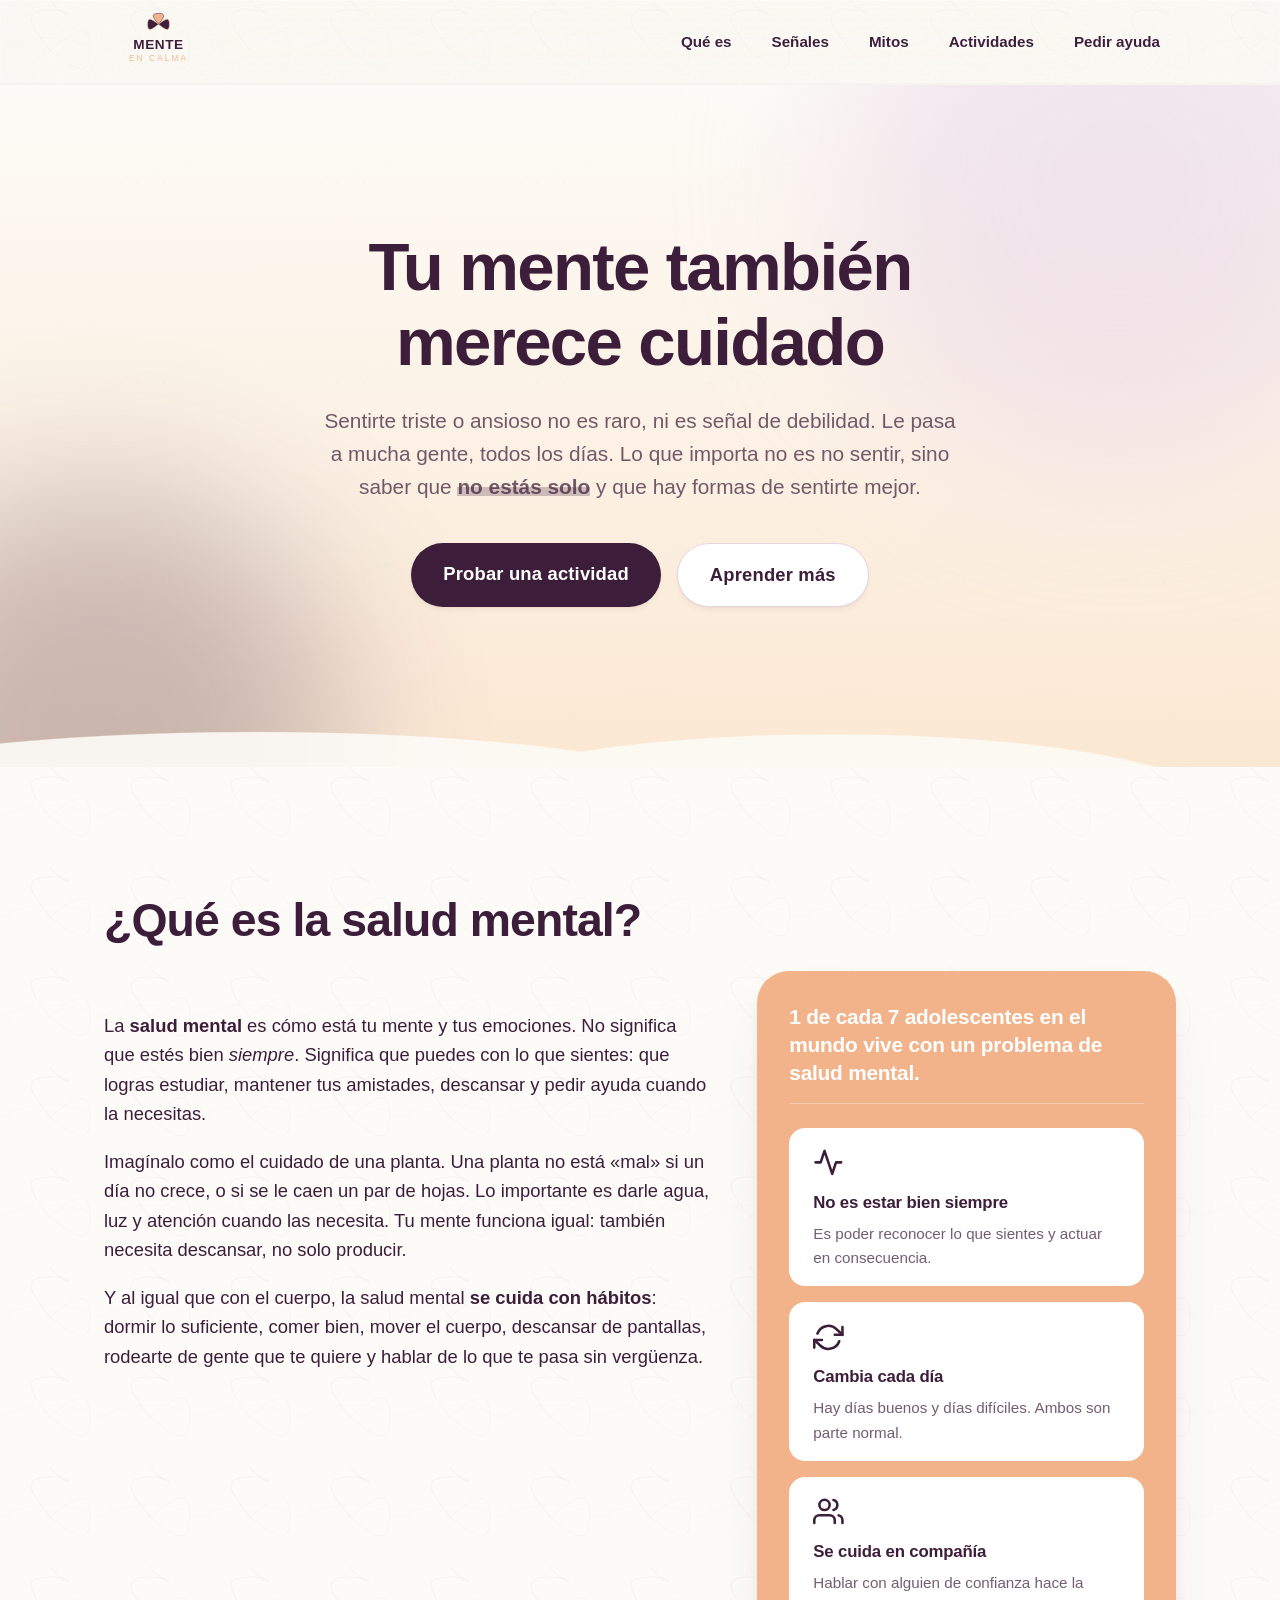
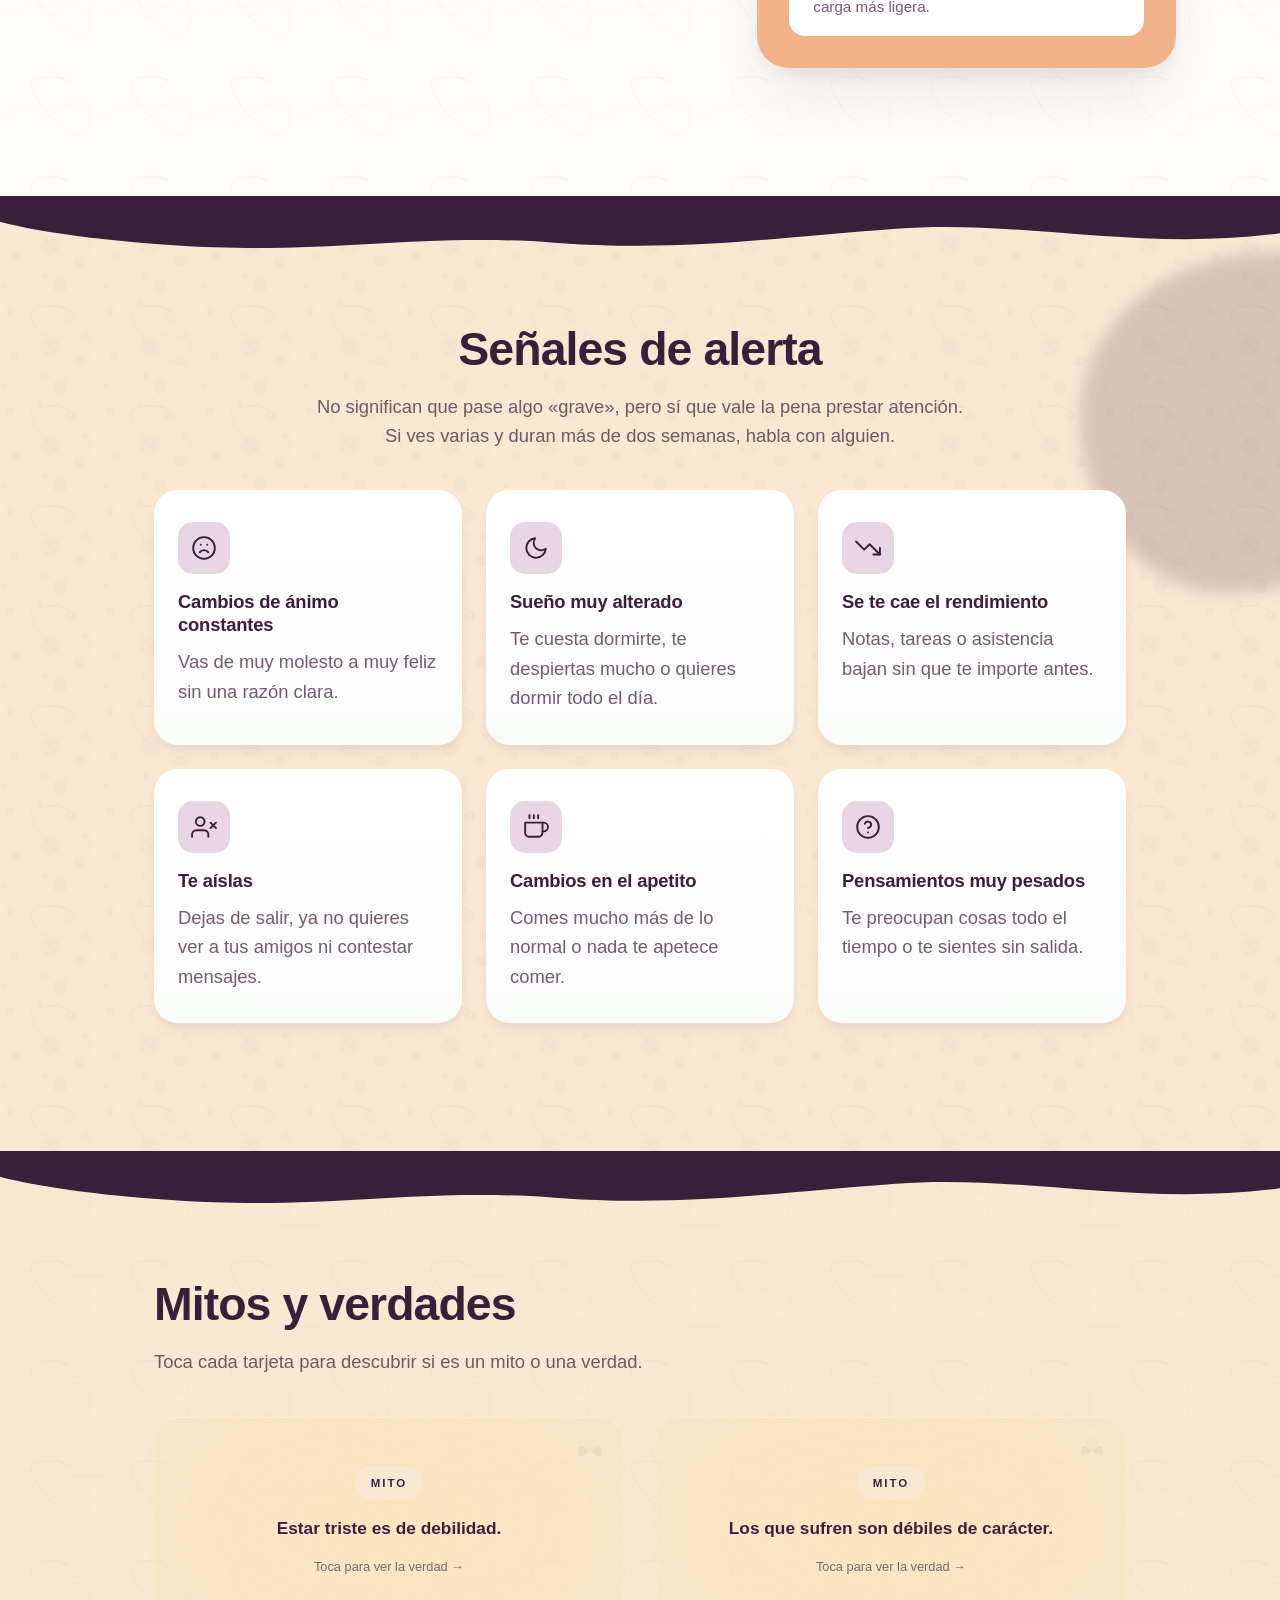
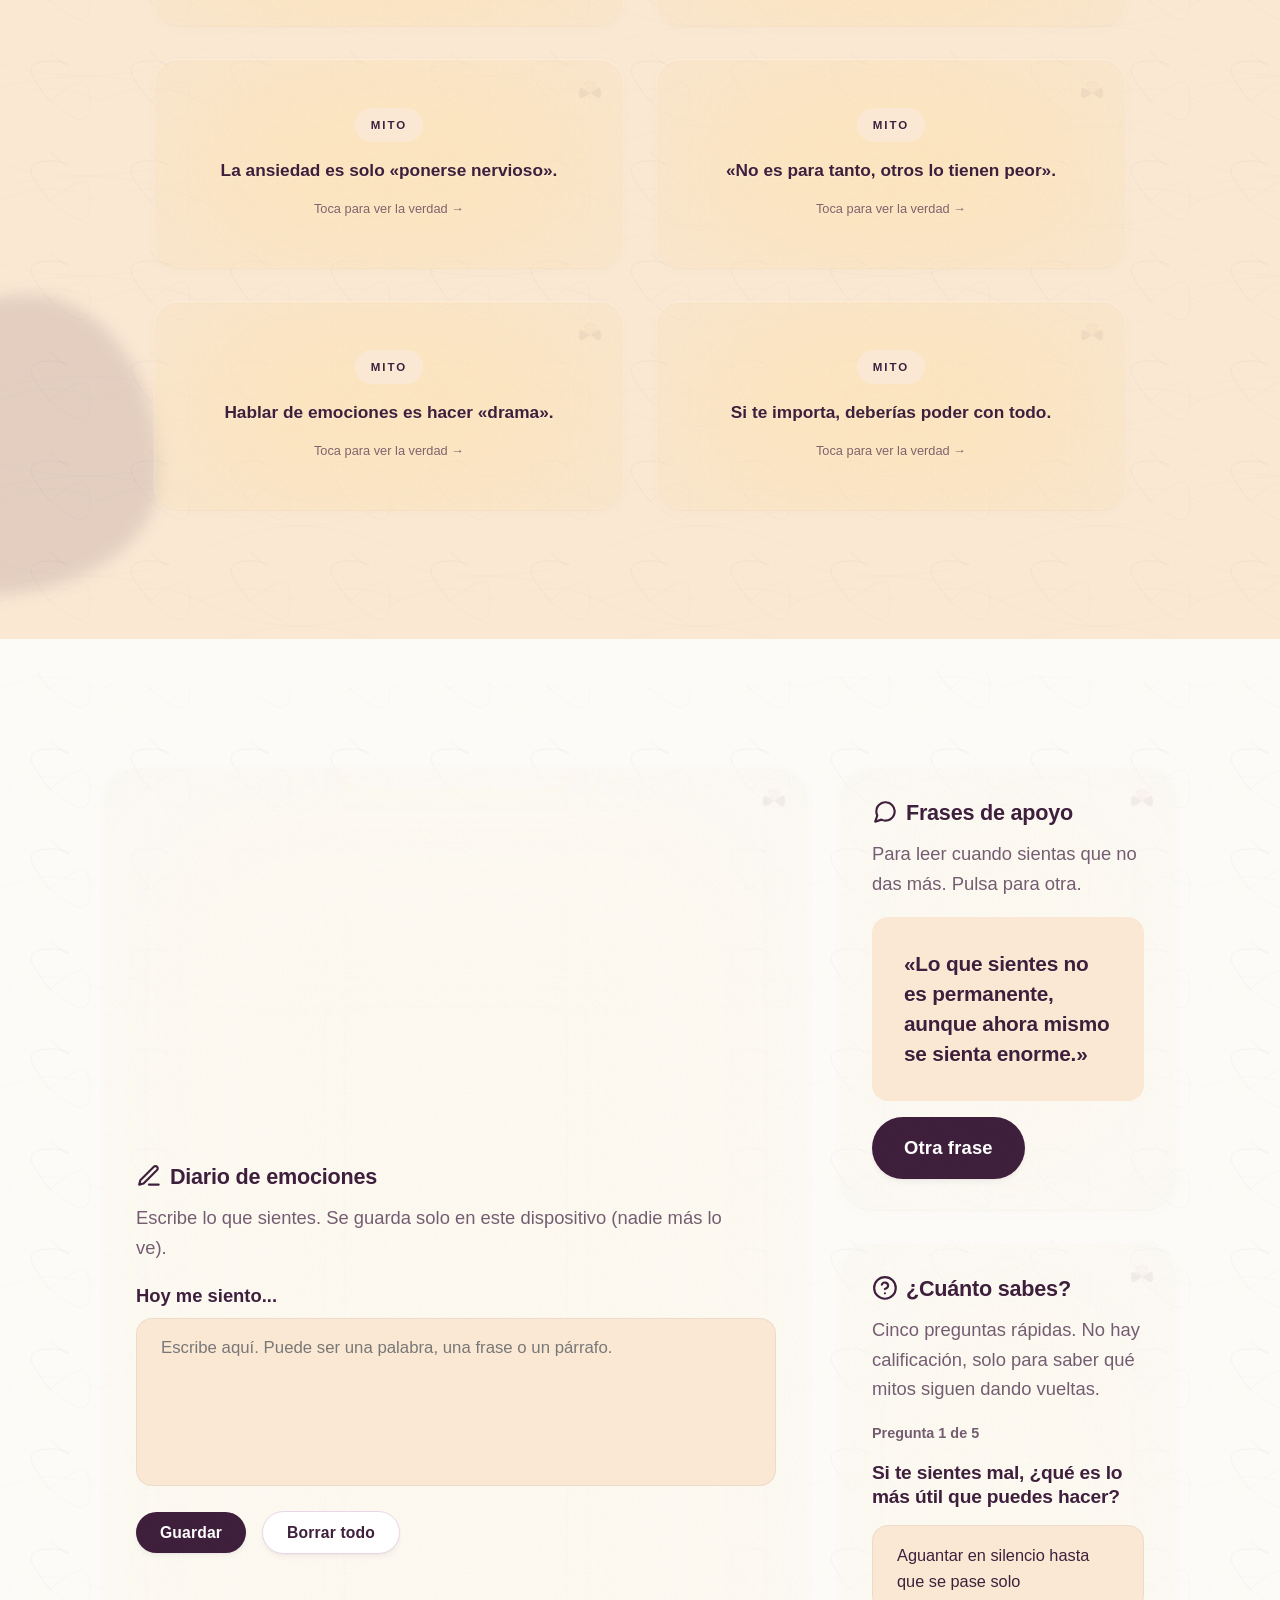
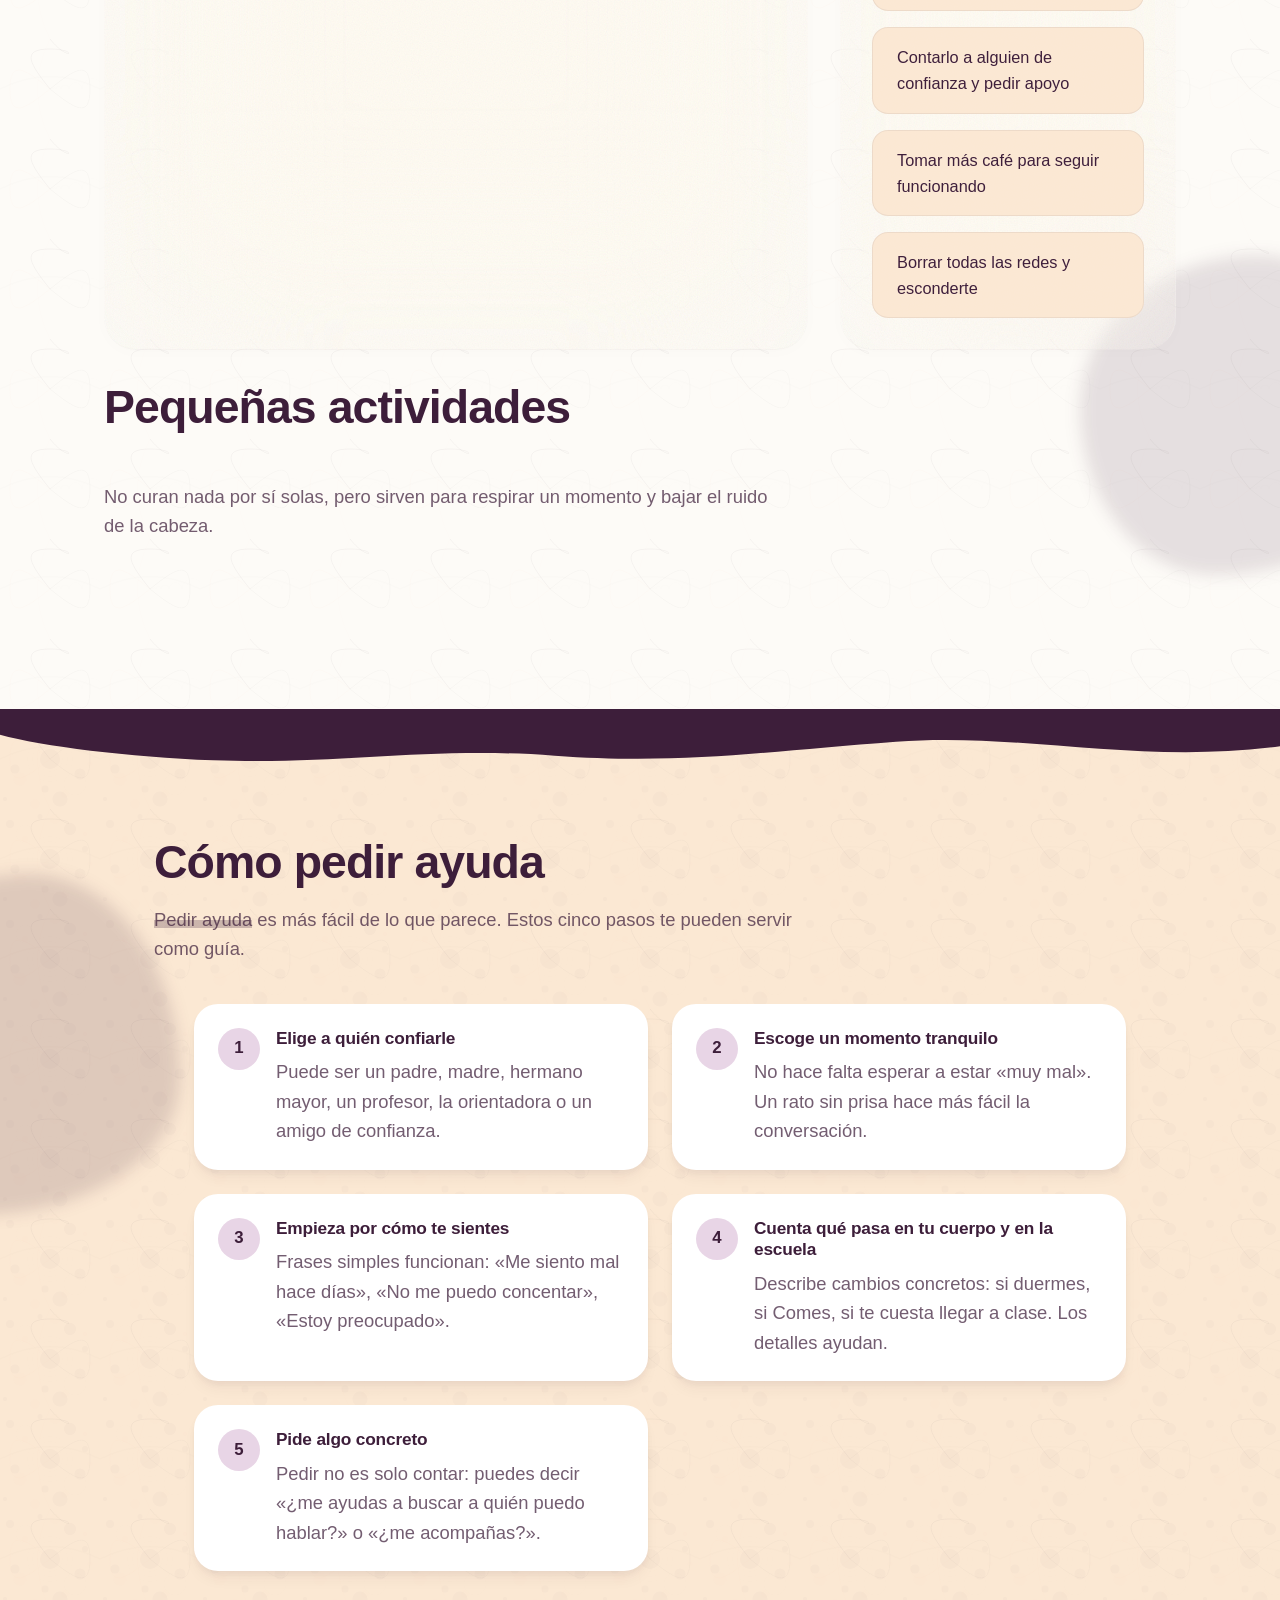
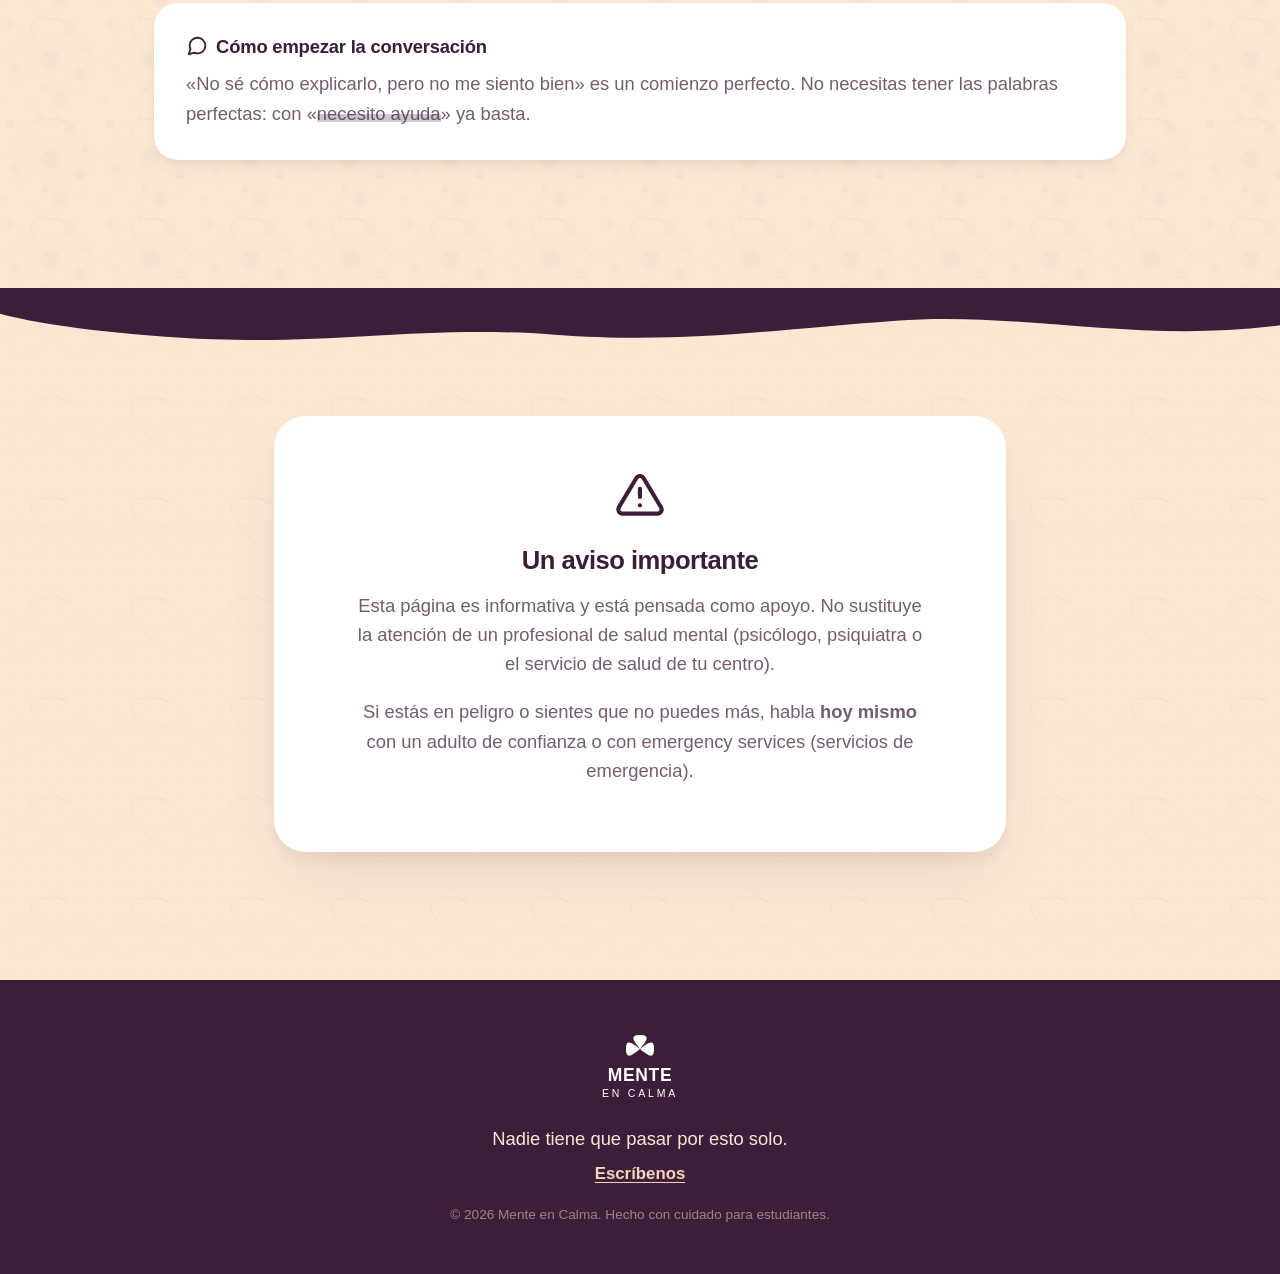
<file: index.html>
<!DOCTYPE html>
<html lang="es">
<head>
  <meta charset="UTF-8">
  <!-- Permite que la página se vea bien en celulares -->
  <meta name="viewport" content="width=device-width, initial-scale=1.0, viewport-fit=cover">
  <title>Mente en Calma — Salud mental para estudiantes</title>
  <meta name="description" content="Información clara y sin tecnicismos sobre salud mental para estudiantes de secundaria.">
  <meta name="theme-color" content="#3D1E3A">

  <!-- Favicon: isotipo (símbolo de la marca) -->
  <link rel="icon" type="image/svg+xml" href="./assets/marca/isotipo.svg">
  <link rel="alternate icon" href="./assets/favicon.svg">

  <!--
    PWA + integración nativa en móvil:
    - manifest: permite "instalar" la página como app con el fondo beige.
    - apple-touch-*: el icono PNG sirve para iOS.
  -->
  <link rel="manifest" href="./manifest.json">
  <link rel="apple-touch-icon" href="./assets/icon-192.png">
  <link rel="apple-touch-startup-image" href="./assets/marca/isotipo.svg">
  <meta name="mobile-web-app-capable" content="yes">
  <meta name="apple-mobile-web-app-capable" content="yes">
  <meta name="apple-mobile-web-app-title" content="MenteCalma">
  <meta name="apple-mobile-web-app-status-bar-style" content="default">

  <!-- Preload de logos principales para carga más rápida -->
  <link rel="preload" as="image" type="image/svg+xml" href="./assets/marca/imagotipo.svg">
  <link rel="preload" as="image" type="image/svg+xml" href="./assets/marca/isologo.svg">

  <!--
    Tipografía: fuentes del sistema (-apple-system / SF Pro / Segoe UI),
    estilo Apple. No se descarga ninguna fuente externa: carga instantánea.
  -->
  <link rel="stylesheet" href="css/estilos.css">

  <!-- Etiquetas Open Graph: cómo se ve el enlace al compartirlo -->
  <meta property="og:title" content="Mente en Calma">
  <meta property="og:description" content="Información clara sobre salud mental para estudiantes de secundaria">
  <meta property="og:type" content="website">
  <!-- Imagen 1200x630: generada aparte al publicar; la ruta ya queda lista -->
  <meta property="og:image" content="./assets/og-image.png">
  <meta property="og:image:width" content="1200">
  <meta property="og:image:height" content="630">
  <meta property="og:locale" content="es_NI">

  <!-- Twitter/X -->
  <meta name="twitter:card" content="summary">
</head>
<body>

  <!-- ==================== ENCABEZADO + MENÚ ==================== -->
  <header class="cabecera">
    <div class="cabecera__contenedor">

      <!-- Logo / nombre del sitio -->
      <a href="#inicio" class="marca">
        <img src="assets/marca/imagotipo.svg" alt="Mente en Calma" class="logo-imagen">
      </a>

      <!-- Botón hamburguesa: solo visible en móvil (lo controla el CSS) -->
      <button
        class="boton-menu"
        id="botonMenu"
        aria-label="Abrir menú de navegación"
        aria-expanded="false"
        aria-controls="menuNav">
        <span class="barra"></span>
        <span class="barra"></span>
        <span class="barra"></span>
      </button>

      <!-- Navegación por anclas a cada sección -->
      <nav class="menu" id="menuNav" aria-label="Navegación principal">
        <ul class="menu__lista">
          <li><a href="#que-es">Qué es</a></li>
          <li><a href="#senales">Señales</a></li>
          <li><a href="#mitos">Mitos</a></li>
          <li><a href="#actividades">Actividades</a></li>
          <li><a href="#ayuda">Pedir ayuda</a></li>
        </ul>
      </nav>

    </div>
  </header>

  <main>

    <!-- ==================== 1. HERO ==================== -->
    <section class="hero revelar" id="inicio">
      <div class="hero__contenedor">
        <h1 class="hero__titulo">Tu mente también merece cuidado</h1>
        <p class="hero__subtitulo">
          Sentirte triste o ansioso no es raro, ni es señal de debilidad.
          Le pasa a mucha gente, todos los días. Lo que importa no es no sentir,
          sino saber que <strong class="resaltado">no estás solo</strong> y que hay formas de
          sentirte mejor.
        </p>
        <div class="hero__botones">
          <a href="#actividades" class="boton boton--primario">Probar una actividad</a>
          <a href="#que-es" class="boton boton--secundario">Aprender más</a>
        </div>
      </div>
      <!-- Decoración: ondas suaves que evocan calma -->
      <div class="hero__ondas" aria-hidden="true"></div>
    </section>

    <!-- ==================== 2. QUÉ ES LA SALUD MENTAL ==================== -->
    <section class="seccion revelar" id="que-es">
      <div class="contenedor">
        <h2 class="seccion__titulo">¿Qué es la salud mental?</h2>

        <div class="bloque-texto">
          <p>
            La <strong>salud mental</strong> es cómo está tu mente y tus
            emociones. No significa que estés bien <em>siempre</em>. Significa
            que puedes con lo que sientes: que logras estudiar, mantener tus
            amistades, descansar y pedir ayuda cuando la necesitas.
          </p>
          <p>
            Imagínalo como el cuidado de una planta. Una planta no está
            «mal» si un día no crece, o si se le caen un par de hojas. Lo
            importante es darle agua, luz y atención cuando las necesita. Tu
            mente funciona igual: también necesita descansar, no solo producir.
          </p>
          <p>
            Y al igual que con el cuerpo, la salud mental <strong>se cuida con
            hábitos</strong>: dormir lo suficiente, comer bien, mover el cuerpo,
            descansar de pantallas, rodearte de gente que te quiere y hablar
            de lo que te pasa sin vergüenza.
          </p>
        </div>

        <!-- Tres ideas clave, en tarjetas cortas -->
        <div class="rejilla rejilla--3">
          <article class="tarjeta">
            <span class="tarjeta__emoji" aria-hidden="true">
              <!-- Icono reconocer (Feather "activity") -->
              <svg class="icono-titulo" viewBox="0 0 24 24"><polyline points="22 12 18 12 15 21 9 3 6 12 2 12"/></svg>
            </span>
            <h3>No es estar bien siempre</h3>
            <p>Es poder reconocer lo que sientes y actuar en consecuencia.</p>
          </article>
          <article class="tarjeta">
            <span class="tarjeta__emoji" aria-hidden="true">
              <!-- Icono: cambia cada día (Feather "refresh-cw") -->
              <svg class="icono-titulo" viewBox="0 0 24 24"><polyline points="23 4 23 10 17 10"/><polyline points="1 20 1 14 7 14"/><path d="M3.51 9a9 9 0 0 1 14.85-3.36L23 10M1 14l4.64 4.36A9 9 0 0 0 20.49 15"/></svg>
            </span>
            <h3>Cambia cada día</h3>
            <p>Hay días buenos y días difíciles. Ambos son parte normal.</p>
          </article>
          <article class="tarjeta">
            <span class="tarjeta__emoji" aria-hidden="true">
              <!-- Icono: compañía (Feather "users") -->
              <svg class="icono-titulo" viewBox="0 0 24 24"><path d="M17 21v-2a4 4 0 0 0-4-4H5a4 4 0 0 0-4 4v2"/><circle cx="9" cy="7" r="4"/><path d="M23 21v-2a4 4 0 0 0-3-3.87"/><path d="M16 3.13a4 4 0 0 1 0 7.75"/></svg>
            </span>
            <h3>Se cuida en compañía</h3>
            <p>Hablar con alguien de confianza hace la carga más ligera.</p>
          </article>
        </div>
      </div>
    </section>

    <!-- ==================== 3. SEÑALES DE ALERTA ==================== -->
    <section class="seccion seccion--beige revelar" id="senales">
      <div class="contenedor">
        <h2 class="seccion__titulo">Señales de alerta</h2>
        <p class="seccion__intro">
          No significan que pase algo «grave», pero sí que vale la pena
          prestar atención. Si ves varias y duran más de dos semanas,
          habla con alguien.
        </p>

        <div class="rejilla rejilla--2">
          <article class="tarjeta tarjeta--alerta revelar">
            <span class="tarjeta__icono" aria-hidden="true">
              <!-- Icono: cambios de ánimo (Feather "frown") -->
              <svg xmlns="http://www.w3.org/2000/svg" viewBox="0 0 24 24" fill="none" stroke="currentColor" stroke-width="1.75" stroke-linecap="round" stroke-linejoin="round"><circle cx="12" cy="12" r="10"/><path d="M16 16s-1.5-2-4-2-4 2-4 2"/><line x1="9" y1="9" x2="9.01" y2="9"/><line x1="15" y1="9" x2="15.01" y2="9"/></svg>
            </span>
            <h3>Cambios de ánimo constantes</h3>
            <p>Vas de muy molesto a muy feliz sin una razón clara.</p>
          </article>

          <article class="tarjeta tarjeta--alerta revelar">
            <span class="tarjeta__icono" aria-hidden="true">
              <!-- Icono: sueño alterado (Feather "moon") -->
              <svg xmlns="http://www.w3.org/2000/svg" viewBox="0 0 24 24" fill="none" stroke="currentColor" stroke-width="1.75" stroke-linecap="round" stroke-linejoin="round"><path d="M21 12.79A9 9 0 1 1 11.21 3 7 7 0 0 0 21 12.79z"/></svg>
            </span>
            <h3>Sueño muy alterado</h3>
            <p>Te cuesta dormirte, te despiertas mucho o quieres dormir todo el día.</p>
          </article>

          <article class="tarjeta tarjeta--alerta revelar">
            <span class="tarjeta__icono" aria-hidden="true">
              <!-- Icono: rendimiento a la baja (Feather "trending-down") -->
              <svg xmlns="http://www.w3.org/2000/svg" viewBox="0 0 24 24" fill="none" stroke="currentColor" stroke-width="1.75" stroke-linecap="round" stroke-linejoin="round"><polyline points="23 18 13.5 8.5 8.5 13.5 1 6"/><polyline points="17 18 23 18 23 12"/></svg>
            </span>
            <h3>Se te cae el rendimiento</h3>
            <p>Notas, tareas o asistencia bajan sin que te importe antes.</p>
          </article>

          <article class="tarjeta tarjeta--alerta revelar">
            <span class="tarjeta__icono" aria-hidden="true">
              <!-- Icono: aislamiento (Feather "user-x") -->
              <svg xmlns="http://www.w3.org/2000/svg" viewBox="0 0 24 24" fill="none" stroke="currentColor" stroke-width="1.75" stroke-linecap="round" stroke-linejoin="round"><path d="M16 21v-2a4 4 0 0 0-4-4H5a4 4 0 0 0-4 4v2"/><circle cx="8.5" cy="7" r="4"/><line x1="18" y1="8" x2="23" y2="13"/><line x1="23" y1="8" x2="18" y2="13"/></svg>
            </span>
            <h3>Te aíslas</h3>
            <p>Dejas de salir, ya no quieres ver a tus amigos ni contestar mensajes.</p>
          </article>

          <article class="tarjeta tarjeta--alerta revelar">
            <span class="tarjeta__icono" aria-hidden="true">
              <!-- Icono: cambios en el apetito (Feather "coffee") -->
              <svg xmlns="http://www.w3.org/2000/svg" viewBox="0 0 24 24" fill="none" stroke="currentColor" stroke-width="1.75" stroke-linecap="round" stroke-linejoin="round"><path d="M18 8h1a4 4 0 0 1 0 8h-1"/><path d="M2 8h16v9a4 4 0 0 1-4 4H6a4 4 0 0 1-4-4V8z"/><line x1="6" y1="1" x2="6" y2="4"/><line x1="10" y1="1" x2="10" y2="4"/><line x1="14" y1="1" x2="14" y2="4"/></svg>
            </span>
            <h3>Cambios en el apetito</h3>
            <p>Comes mucho más de lo normal o nada te apetece comer.</p>
          </article>

          <article class="tarjeta tarjeta--alerta revelar">
            <span class="tarjeta__icono" aria-hidden="true">
              <!-- Icono: pensamientos pesados (Feather "help-circle") -->
              <svg xmlns="http://www.w3.org/2000/svg" viewBox="0 0 24 24" fill="none" stroke="currentColor" stroke-width="1.75" stroke-linecap="round" stroke-linejoin="round"><circle cx="12" cy="12" r="10"/><path d="M9.09 9a3 3 0 0 1 5.83 1c0 2-3 3-3 3"/><line x1="12" y1="17" x2="12.01" y2="17"/></svg>
            </span>
            <h3>Pensamientos muy pesados</h3>
            <p>Te preocupan cosas todo el tiempo o te sientes sin salida.</p>
          </article>
        </div>
      </div>
    </section>

    <!-- ==================== 4. MITOS Y VERDADES ==================== -->
    <section class="seccion revelar" id="mitos">
      <div class="contenedor">
        <h2 class="seccion__titulo">Mitos y verdades</h2>
        <p class="seccion__intro">
          Toca cada tarjeta para descubrir si es un mito o una verdad.
        </p>

        <div class="rejilla rejilla--3" id="contenedorMitos">
          <!--
            Cada tarjeta tiene dos caras: la frontal (el mito) y la trasera
            (la realidad). El giro se hace con rotateY en CSS; el clic y la
            tecla Enter/ Espacio los gestiona menu.js.
          -->
          <div class="volteable revelar" tabindex="0" role="button" aria-label="Mito: estar triste es debilidad">
            <div class="volteable__interior">
              <div class="volteable__cara volteable__cara--frente">
                <span class="volteable__etiqueta">MITO</span>
                <p>Estar triste es de debilidad.</p>
                <span class="volteable__pista">Toca para ver la verdad →</span>
              </div>
              <div class="volteable__cara volteable__cara--atras">
                <span class="volteable__etiqueta">VERDAD</span>
                <p>Sentir emociones, incluso la tristeza, es humano. Lo peligroso es esconderlas.</p>
                <span class="volteable__pista">← Toca para volver</span>
              </div>
            </div>
          </div>

          <div class="volteable revelar" tabindex="0" role="button" aria-label="Mito: los que sufren son débiles de carácter">
            <div class="volteable__interior">
              <div class="volteable__cara volteable__cara--frente">
                <span class="volteable__etiqueta">MITO</span>
                <p>Los que sufren son débiles de carácter.</p>
                <span class="volteable__pista">Toca para ver la verdad →</span>
              </div>
              <div class="volteable__cara volteable__cara--atras">
                <span class="volteable__etiqueta">VERDAD</span>
                <p>Pedir ayuda es lo más valiente que puedes hacer. No te vuelve débil, te vuelve consciente.</p>
                <span class="volteable__pista">← Toca para volver</span>
              </div>
            </div>
          </div>

          <div class="volteable revelar" tabindex="0" role="button" aria-label="Mito: la ansiedad es solo imaginação">
            <div class="volteable__interior">
              <div class="volteable__cara volteable__cara--frente">
                <span class="volteable__etiqueta">MITO</span>
                <p>La ansiedad es solo «ponerse nervioso».</p>
                <span class="volteable__pista">Toca para ver la verdad →</span>
              </div>
              <div class="volteable__cara volteable__cara--atras">
                <span class="volteable__etiqueta">VERDAD</span>
                <p>Es una sensación real en el cuerpo. Merece atención, no burla.</p>
                <span class="volteable__pista">← Toca para volver</span>
              </div>
            </div>
          </div>

          <div class="volteable revelar" tabindex="0" role="button" aria-label="Mito: no hay que|Verdura con azúcar">
            <div class="volteable__interior">
              <div class="volteable__cara volteable__cara--frente">
                <span class="volteable__etiqueta">MITO</span>
                <p>«No es para tanto, otros lo tienen peor».</p>
                <span class="volteable__pista">Toca para ver la verdad →</span>
              </div>
              <div class="volteable__cara volteable__cara--atras">
                <span class="volteable__etiqueta">VERDAD</span>
                <p>Que tu malaise no sea el peor no lo hace menos válido. Tu dolor también cuenta.</p>
                <span class="volteable__pista">← Toca para volver</span>
              </div>
            </div>
          </div>

          <div class="volteable revelar" tabindex="0" role="button" aria-label="Mito: hablar de emociones es drama">
            <div class="volteable__interior">
              <div class="volteable__cara volteable__cara--frente">
                <span class="volteable__etiqueta">MITO</span>
                <p>Hablar de emociones es hacer «drama».</p>
                <span class="volteable__pista">Toca para ver la verdad →</span>
              </div>
              <div class="volteable__cara volteable__cara--atras">
                <span class="volteable__etiqueta">VERDAD</span>
                <p>Poner en palabras lo que sientes ayuda a la mente a ordenarse.</p>
                <span class="volteable__pista">← Toca para volver</span>
              </div>
            </div>
          </div>

          <div class="volteable revelar" tabindex="0" role="button" aria-label="Mito: si te importa, deberías poder con todo">
            <div class="volteable__interior">
              <div class="volteable__cara volteable__cara--frente">
                <span class="volteable__etiqueta">MITO</span>
                <p>Si te importa, deberías poder con todo.</p>
                <span class="volteable__pista">Toca para ver la verdad →</span>
              </div>
              <div class="volteable__cara volteable__cara--atras">
                <span class="volteable__etiqueta">VERDAD</span>
                <p>Cuidarte también es una forma de querer a los proyectos y a las personas que te importan.</p>
                <span class="volteable__pista">← Toca para volver</span>
              </div>
            </div>
          </div>
        </div>
      </div>
    </section>

    <!-- ==================== 5. ACTIVIDADES ==================== -->
    <section class="seccion seccion--menta revelar" id="actividades">
      <div class="contenedor">
        <h2 class="seccion__titulo">Pequeñas actividades</h2>
        <p class="seccion__intro">
          No curan nada por sí solas, pero sirven para respirar un momento
          y bajar el ruido de la cabeza.
        </p>

        <!-- --- 5.1 Diario de emociones --- -->
        <article class="actividad revelar">
          <h3 class="actividad__titulo">
            <svg class="icono-titulo" aria-hidden="true" viewBox="0 0 24 24">
              <!-- Icono: escribir (Feather "edit-3") -->
              <path d="M12 20h9"/><path d="M16.5 3.5a2.121 2.121 0 0 1 3 3L7 19l-4 1 1-4L16.5 3.5z"/>
            </svg>Diario de emociones
          </h3>
          <p class="actividad__desc">
            Escribe lo que sientes. Se guarda solo en este dispositivo
            (nadie más lo ve).
          </p>

          <div class="diario">
            <label class="diario__etiqueta" for="areaDiario">Hoy me siento...</label>
            <textarea
              id="areaDiario"
              class="diario__area"
              placeholder="Escribe aquí. Puede ser una palabra, una frase o un párrafo."
              rows="5"></textarea>

            <div class="diario__acciones">
              <button class="boton boton--primario" id="botonGuardar">Guardar</button>
              <button class="boton boton--secundario" id="botonBorrar">Borrar todo</button>
              <span class="diario__estado" id="estadoDiario" role="status"></span>
            </div>
          </div>
        </article>

        <!-- --- 5.3 Frases de apoyo --- -->
        <article class="actividad revelar">
          <h3 class="actividad__titulo">
            <svg class="icono-titulo" aria-hidden="true" viewBox="0 0 24 24">
              <!-- Icono: apoyo con palabras (Feather "message-circle") -->
              <path d="M21 11.5a8.38 8.38 0 0 1-.9 3.8 8.5 8.5 0 0 1-7.6 4.7 8.38 8.38 0 0 1-3.8-.9L3 21l1.9-5.7a8.38 8.38 0 0 1-.9-3.8 8.5 8.5 0 0 1 4.7-7.6 8.38 8.38 0 0 1 3.8-.9h.5a8.48 8.48 0 0 1 8 8v.5z"/>
            </svg>Frases de apoyo
          </h3>
          <p class="actividad__desc">
            Para leer cuando sientas que no das más. Pulsa para otra.
          </p>

          <div class="frases">
            <blockquote class="frases__texto" id="textoFrase">
              Cargando frase...
            </blockquote>
            <button class="boton boton--primario" id="botonFrase">Otra frase</button>
          </div>
        </article>

        <!-- --- 5.4 Quiz --- -->
        <article class="actividad revelar">
          <h3 class="actividad__titulo">
            <svg class="icono-titulo" aria-hidden="true" viewBox="0 0 24 24">
              <!-- Icono: dudas (Feather "help-circle") -->
              <circle cx="12" cy="12" r="10"/><path d="M9.09 9a3 3 0 0 1 5.83 1c0 2-3 3-3 3"/><line x1="12" y1="17" x2="12.01" y2="17"/>
            </svg>¿Cuánto sabes?
          </h3>
          <p class="actividad__desc">
            Cinco preguntas rápidas. No hay calificación, solo para saber
            qué mitos siguen dando vueltas.
          </p>

          <!-- Contenedor del quiz: JavaScript dibuja aquí las preguntas -->
          <div class="quiz" id="quiz">
            <div class="quiz__barra">
              <span id="quizProgreso">Pregunta 1 de 5</span>
            </div>

            <div id="quizCuerpo">
              <!-- El contenido lo inyecta quiz.js -->
            </div>

            <!-- Resultado final, oculto hasta terminar -->
            <div class="quiz__resultado" id="quizResultado" hidden>
              <p class="quiz__puntaje" id="quizPuntaje"></p>
              <p class="quiz__mensaje" id="quizMensaje"></p>
              <button class="boton boton--primario" id="botonReiniciar">Volver a empezar</button>
            </div>
          </div>
        </article>
      </div>
    </section>

    <!-- ==================== 6. CÓMO PEDIR AYUDA ==================== -->
    <section class="seccion seccion--beige revelar" id="ayuda">
      <div class="contenedor">
        <h2 class="seccion__titulo">Cómo pedir ayuda</h2>
        <p class="seccion__intro">
          <span class="resaltado">Pedir ayuda</span> es más fácil de lo que parece. Estos cinco pasos te
          pueden servir como guía.
        </p>

        <ol class="pasos">
          <li class="paso revelar">
            <span class="paso__numero" aria-hidden="true">1</span>
            <div>
              <h3>Elige a quién confiarle</h3>
              <p>Puede ser un padre, madre, hermano mayor, un profesor, la orientadora o un amigo de confianza.</p>
            </div>
          </li>

          <li class="paso revelar">
            <span class="paso__numero" aria-hidden="true">2</span>
            <div>
              <h3>Escoge un momento tranquilo</h3>
              <p>No hace falta esperar a estar «muy mal». Un rato sin prisa hace más fácil la conversación.</p>
            </div>
          </li>

          <li class="paso revelar">
            <span class="paso__numero" aria-hidden="true">3</span>
            <div>
              <h3>Empieza por cómo te sientes</h3>
              <p>Frases simples funcionan: «Me siento mal hace días», «No me puedo concentar», «Estoy preocupado».</p>
            </div>
          </li>

          <li class="paso revelar">
            <span class="paso__numero" aria-hidden="true">4</span>
            <div>
              <h3>Cuenta qué pasa en tu cuerpo y en la escuela</h3>
              <p>Describe cambios concretos: si duermes, si Comes, si te cuesta llegar a clase. Los detalles ayudan.</p>
            </div>
          </li>

          <li class="paso revelar">
            <span class="paso__numero" aria-hidden="true">5</span>
            <div>
              <h3>Pide algo concreto</h3>
              <p>Pedir no es solo contar: puedes decir «¿me ayudas a buscar a quién puedo hablar?» o «¿me acompañas?».</p>
            </div>
          </li>
        </ol>

        <div class="consejo">
          <h3>
            <svg class="icono-titulo" aria-hidden="true" viewBox="0 0 24 24">
              <!-- Icono: conversación (Feather "message-circle") -->
              <path d="M21 11.5a8.38 8.38 0 0 1-.9 3.8 8.5 8.5 0 0 1-7.6 4.7 8.38 8.38 0 0 1-3.8-.9L3 21l1.9-5.7a8.38 8.38 0 0 1-.9-3.8 8.5 8.5 0 0 1 4.7-7.6 8.38 8.38 0 0 1 3.8-.9h.5a8.48 8.48 0 0 1 8 8v.5z"/>
            </svg>Cómo empezar la conversación
          </h3>
          <p>
            «No sé cómo explicarlo, pero no me siento bien» es un comienzo
            perfecto. No necesitas tener las palabras perfectas: con
            «<span class="resaltado">necesito ayuda</span>» ya basta.
          </p>
        </div>
      </div>
    </section>

    <!-- ==================== 7. AVISO FINAL ==================== -->
    <section class="seccion seccion--aviso revelar" id="aviso">
      <div class="contenedor contenedor--corto">
        <div class="aviso">
          <span class="aviso__icono" aria-hidden="true">
            <!-- Icono: aviso (Feather "alert-triangle"; hereda el color del texto) -->
            <svg class="icono-titulo" viewBox="0 0 24 24"><path d="M10.29 3.86L1.82 18a2 2 0 0 0 1.71 3h16.94a2 2 0 0 0 1.71-3L13.71 3.86a2 2 0 0 0-3.42 0z"/><line x1="12" y1="9" x2="12" y2="13"/><line x1="12" y1="17" x2="12.01" y2="17"/></svg>
          </span>
          <h2 class="aviso__titulo">Un aviso importante</h2>
          <p>
            Esta página es informativa y está pensada como apoyo. No
            sustituye la atención de un profesional de salud mental
            (psicólogo, psiquiatra o el servicio de salud de tu centro).
          </p>
          <p>
            Si estás en peligro o sientes que no puedes más, habla
            <strong>hoy mismo</strong> con un adulto de confianza o con
            emergency services (servicios de emergencia).
          </p>
        </div>
      </div>
    </section>

  </main>

  <!-- ==================== 8. FOOTER ==================== -->
  <footer class="pie">
    <div class="contenedor">
      <!-- Nombre del proyecto -->
      <p class="pie__marca">
        <img src="assets/marca/isologo.svg" alt="Mente en Calma" class="logo-imagen">
      </p>

      <!-- Frase corta -->
      <p class="pie__texto">Nadie tiene que pasar por esto solo.</p>

      <!-- Enlace de correo -->
      <p class="pie__contacto">
        <a href="mailto:reynaldoaleman082@gmail.com">Escríbenos</a>
      </p>

      <!-- Copyright -->
      <p class="pie__legal">
        © 2026 Mente en Calma. Hecho con cuidado para estudiantes.
      </p>
    </div>
  </footer>

  <!-- ==================== BOTÓN VOLVER ARRIBA ==================== -->
  <!-- Aparece solo cuando el usuario baja por la página (lo controla scroll.js) -->
  <button id="volverArriba" aria-label="Volver arriba">↑</button>

  <!-- ==================== SCRIPTS ==================== -->
  <!-- Cada archivo maneja una actividad concreta -->
  <script src="./js/menu.js"></script>
  <script src="./js/diario.js"></script>
  <script src="./js/frases.js"></script>
  <script src="./js/quiz.js"></script>
  <!-- scroll.js: botón "volver arriba", animaciones de entrada -->
  <script src="./js/scroll.js"></script>
  <!-- tabbar.js: barra inferior móvil y carrusel de actividades -->
  <script src="./js/tabbar.js"></script>

  <!-- Service Worker para PWA -->
  <script>
    if ('serviceWorker' in navigator) {
      window.addEventListener('load', () => {
        navigator.serviceWorker.register('./sw.js')
          .then((reg) => console.log('[SW] Registrado:', reg.scope))
          .catch((err) => console.error('[SW] Error registro:', err));
      });
    }
  </script>
</body>
</html>
</file>
<file: css/estilos.css>
/* =====================================================================
   MENTE EN CALMA — Hoja de estilos única
   Estética de producto Apple (macOS/iOS): tipografía de sistema,
   mucho aire, cristal esmerilado, sombras en capas y bento box.

   Orden:
   1. Variables (paleta, radios, sombras, curva de movimiento)
   2. Base y tipografía
   3. Utilidades (contenedores, rejillas, botones)
   4. Cabecera y menú (cristal esmerilado)
   5. HERO (orbes desenfocados al estilo macOS)
   6. QUE ES (7 + 5 columnas, tarjeta desplazada)
   7. SENALES (full-bleed menta, tarjetas blancas con iconos SVG)
   8. MITOS (beige, 2 columnas, tarjetas volteables)
   9. ACTIVIDADES (bento box 3 columnas)
   10. AYUDA (full-bleed menta, pasos)
   11. AVISO
   12. Componentes: tarjetas, mitos volteables, respiración,
       diario, frases y quiz
   13. Botón "volver arriba"
   14. Animaciones de entrada (.revelar)
   15. Pie
   16. Responsive
   ===================================================================== */

/* ---------------------------------------------------------------------
   1. VARIABLES — paleta, radios, sombras suaves y curva de movimiento
   Paleta basada en el logo: arena (#F2B38B) y ciruela (#3D1E3A)
   --------------------------------------------------------------------- */
:root {
  /* Arena / Warm Sand (color principal del logo) */
  --arena: #F2B38B;
  --arena-claro: #F7D4B8;
  --arena-oscuro: #D4966E;
  --arena-suave: #FBE8D3;

  /* Ciruela / Dark Plum (color secundario del logo) */
  --ciruela: #3D1E3A;
  --ciruela-claro: #5A2D56;
  --ciruela-suave: #E8D5E6;

  /* Fondo general: blanco cálido suave */
  --fondo: #FDFBF7;

  /* Texto */
  --texto: #3D1E3A;
  --texto-suave: rgba(61, 30, 58, 0.72);
  --texto-sobre-oscuro: #FDFBF7;

  /* Superficies y hairlines */
  --superficie: #FFFFFF;
  --borde: rgba(61, 30, 58, 0.07);

  /* Sombras en capas: base ciruela para coherencia */
  --sombra-suave: 0 1px 2px rgba(61, 30, 58, 0.04), 0 4px 6px -1px rgba(61, 30, 58, 0.05);
  --sombra: 0 4px 6px -1px rgba(61, 30, 58, 0.05), 0 10px 15px -3px rgba(61, 30, 58, 0.05);
  --sombra-fuerte: 0 10px 15px -3px rgba(61, 30, 58, 0.06), 0 30px 60px -15px rgba(61, 30, 58, 0.10);
  --sombra-hover: 0 6px 8px -2px rgba(61, 30, 58, 0.05), 0 24px 40px -10px rgba(61, 30, 58, 0.12);

  /* Radios: tarjetas 24-32px, botones píldora */
  --radio: 24px;
  --radio-grande: 32px;

  /* Curva de micro-interacción: imita la física de iOS */
  --curva: cubic-bezier(0.16, 1, 0.3, 1);
  --transicion: all 0.4s var(--curva);

  /* Curva líquida: rebote pequeño al final, como gelatina */
  --rebote: cubic-bezier(0.34, 1.56, 0.64, 1);

  /*
    Textura de ruido fractal (feTurbulence) para el vidrio real:
    ningún cristal es perfectamente liso. Se aplica como overlay al 5%.
  */
  --ruido: url("data:image/svg+xml,%3Csvg xmlns='http://www.w3.org/2000/svg' width='120' height='120'%3E%3Cfilter id='grano'%3E%3CfeTurbulence type='fractalNoise' baseFrequency='0.85' numOctaves='2' stitchTiles='stitch'/%3E%3C/filter%3E%3Crect width='120' height='120' filter='url(%23grano)'/%3E%3C/svg%3E");

  /*
    Patrones de fondo decorativos: espirales, burbujas, ondas, puntos
    Cada sección usa uno diferente para variedad visual sutil
  */
  --patron-espirales: url("../assets/patron-espirales.svg");
  --patron-burbujas: url("../assets/patron-burbujas.svg");
  --patron-ondas: url("../assets/patron-ondas.svg");
  --patron-puntos: url("../assets/patron-puntos.svg");
  --patron-topografico: url("../assets/patron-topografico.svg");

  /*
    Ondas orgánicas entre secciones: el color de la sección ANTERIOR
    "muerde" la siguiente. Cada ola usa arena o ciruela.
  */
  --ola-fondo: url("data:image/svg+xml,%3Csvg xmlns='http://www.w3.org/2000/svg' viewBox='0 0 1440 96' preserveAspectRatio='none'%3E%3Cpath d='M0 0 H1440 V64 C1280 96 1152 40 1008 56 C864 72 768 96 624 80 C480 64 384 96 240 88 C144 82 48 64 0 44 Z' fill='%23FDFBF7'/%3E%3C/svg%3E");
  --ola-arena: url("data:image/svg+xml,%3Csvg xmlns='http://www.w3.org/2000/svg' viewBox='0 0 1440 96' preserveAspectRatio='none'%3E%3Cpath d='M0 0 H1440 V64 C1280 96 1152 40 1008 56 C864 72 768 96 624 80 C480 64 384 96 240 88 C144 82 48 64 0 44 Z' fill='%23F2B38B'/%3E%3C/svg%3E");
  --ola-ciruela: url("data:image/svg+xml,%3Csvg xmlns='http://www.w3.org/2000/svg' viewBox='0 0 1440 96' preserveAspectRatio='none'%3E%3Cpath d='M0 0 H1440 V64 C1280 96 1152 40 1008 56 C864 72 768 96 624 80 C480 64 384 96 240 88 C144 82 48 64 0 44 Z' fill='%233D1E3A'/%3E%3C/svg%3E");

  /* Medidas */
  --ancho-max: 1120px;
  --alto-menu: 84px;
}

/* ---------------------------------------------------------------------
   2. BASE — tipografía de sistema, texto grande y cómodo
   --------------------------------------------------------------------- */
* {
  box-sizing: border-box; /* incluye padding en el ancho */
}

html {
  scroll-behavior: smooth; /* anclas suaves */
  scroll-padding-top: var(--alto-menu); /* el menú fijo no tapa el título */
}

/*
  Al saltar con el menú, el título nunca queda debajo del nav de
  cristal: las secciones reservan 100px (más que la altura del menú).
*/
#inicio, #que-es, #senales, #mitos, #actividades, #ayuda, #aviso {
  scroll-margin-top: 100px;
}

body {
  margin: 0;
  font-family: -apple-system, BlinkMacSystemFont, "SF Pro Display", "SF Pro Text",
               "Segoe UI", Roboto, "Helvetica Neue", Arial, sans-serif;
  font-size: 1.15rem;
  line-height: 1.6;
  font-weight: 400;
  color: var(--texto);
  background-color: var(--fondo);
  /* Patrón base: topográfico sutil */
  background-image: var(--patron-topografico);
  background-size: 400px;
  overflow-x: clip;
  -webkit-font-smoothing: antialiased;
  -webkit-tap-highlight-color: transparent;
  -webkit-text-size-adjust: 100%;
}

h1, h2, h3, h4 {
  margin: 0 0 0.6em;
}

/* Titulares estilo Apple: grandes, semibold/negrita y ligeramente
   apretados, con ligaduras activadas para máxima legibilidad */
h1, h2 {
  font-weight: 700;
  letter-spacing: -0.02em;
  line-height: 1.12;
  font-variant-ligatures: common-ligatures;
  text-rendering: optimizeLegibility;
  /* Reparte las palabras entre las líneas: nunca deja viudas */
  text-wrap: balance;
}

h1 { font-weight: 700; }
h2 { font-weight: 600; }

h3, h4 {
  font-weight: 600;
  letter-spacing: -0.01em;
  line-height: 1.25;
}

p {
  margin: 0 0 1em;
}

a {
  color: var(--ciruela);
  font-weight: 600;
  text-decoration: none;
  transition: color 0.3s var(--curva), opacity 0.3s var(--curva);
}

a:hover { color: var(--ciruela-claro); }

/* Foco visible solo cuando se navega con teclado: elegante, 2px + aire */
:focus-visible {
  outline: 2px solid var(--ciruela);
  outline-offset: 4px;
  border-radius: 8px;
}

::selection {
  background: var(--ciruela-suave);
  color: var(--texto);
}
/* ---------------------------------------------------------------------
   3. UTILIDADES
   --------------------------------------------------------------------- */

/*
   GRANO DEL CRISTAL — overlay de ruido fractal sobre el desenfoque.
   Solo en los elementos de vidrio clave: nav superior, tab bar móvil,
   tarjetas del bento y tarjetas de mitos. Al 5% y con mix-blend-mode
   "overlay" quita el look plástico del blur sin saturar la vista.
*/
.cabecera::after,
.tab-bar::after,
#actividades .actividad::before,
.volteable__cara--frente::before {
  content: "";
  position: absolute;
  inset: 0;
  border-radius: inherit;
  background-image: var(--ruido);
  opacity: 0.08;              /* justo para que el ojo perciba el grano */
  mix-blend-mode: overlay;
  pointer-events: none;       /* nunca interfiere con clics */
  z-index: 0;
}
.contenedor {
  width: 100%;
  max-width: var(--ancho-max);
  margin: 0 auto;
  padding: 0 24px;
}

.contenedor--corto {
  max-width: 780px;
}

/* Mucho aire: 8rem vertical en escritorio */
.seccion {
  padding: 8rem 0;
  position: relative;
}

.seccion__titulo {
  font-size: clamp(2rem, 4.5vw, 2.9rem);
  font-weight: 600;
  letter-spacing: -0.02em;
  margin-bottom: 16px;
}

.seccion__intro {
  max-width: 65ch; /* el ojo nunca pierde la línea al saltar de renglón */
  color: var(--texto-suave);
  margin-bottom: 40px;
}

/* Rejillas genéricas */
.rejilla {
  display: grid;
  gap: 24px;
}

.rejilla--2 { grid-template-columns: repeat(auto-fit, minmax(280px, 1fr)); }
.rejilla--3 { grid-template-columns: repeat(auto-fit, minmax(260px, 1fr)); }

/* Bloque de texto con ancho cómodo de lectura */
.bloque-texto {
  max-width: 65ch;
}

.bloque-texto p { color: var(--texto); }

.bloque-texto strong { font-weight: 600; }

/* Botones: píldora perfecta, física líquida de iOS */
.boton {
  display: inline-block;
  border: none;
  cursor: pointer;
  font: inherit;
  font-weight: 600;
  letter-spacing: 0.01em;   /* lectura perfecta */
  text-transform: none;
  padding: 16px 32px;
  border-radius: 999px;
  text-decoration: none;
  /* Curva elástica: al soltar, el botón rebota como gelatina */
  transition: transform 0.5s var(--rebote), box-shadow 0.5s ease,
              opacity 0.3s ease, background-color 0.3s ease;
}

/* Al pulsar, se hunde al instante y destella luz por dentro */
.boton:active {
  transform: scale(0.97);
  transition-duration: 0.1s;
  box-shadow: var(--sombra-suave), inset 0 0 20px rgba(255, 255, 255, 0.5);
}

.boton--primario {
  background-color: var(--ciruela);
  color: #FFFFFF;
  box-shadow: var(--sombra-suave);
}

.boton--primario:hover {
  background-color: var(--ciruela-claro);
  transform: translateY(-2px) scale(1.03);
  box-shadow: var(--sombra);
}

.boton--secundario {
  background-color: #FFFFFF;
  color: var(--ciruela);
  border: 1px solid var(--ciruela-suave);
  box-shadow: var(--sombra-suave);
}

.boton--secundario:hover {
  background-color: var(--ciruela-suave);
  transform: translateY(-2px) scale(1.03);
  box-shadow: var(--sombra);
}

/* ---------------------------------------------------------------------
   4. CABECERA Y MENÚ — sticky con cristal esmerilado
   --------------------------------------------------------------------- */
.cabecera {
  position: sticky;
  top: 0;
  z-index: 50;
  /* Vidrio real: casi 0% opacidad, solo refracción óptica */
  background: rgba(253, 251, 247, 0.03);
  -webkit-backdrop-filter: blur(100px) saturate(220%);
  backdrop-filter: blur(100px) saturate(220%);
  border-bottom: 1px solid rgba(61, 30, 58, 0.03);
  /* Solo el filo de luz del vidrio */
  box-shadow: inset 0 1px 0 rgba(255, 255, 255, 0.35),
              inset 1px 0 0 rgba(255, 255, 255, 0.15),
              inset -1px 0 0 rgba(255, 255, 255, 0.15),
              inset 0 -1px 0 rgba(61, 30, 58, 0.02);
}


/* Las letras flotan 1px sobre el vidrio: más legibles sin perder nitidez */
.marca,
.menu__lista a {
  text-shadow: 0 1px 2px rgba(255, 255, 255, 0.8);
}

.cabecera__contenedor {
  max-width: var(--ancho-max);
  margin: 0 auto;
  padding: 8px 24px;
  display: flex;
  align-items: center;
  justify-content: space-between;
  gap: 16px;
  min-height: var(--alto-menu);
}

.marca {
  display: flex;
  align-items: center;
  gap: 8px;
  text-decoration: none;
  color: var(--texto);
  font-weight: 700;
  letter-spacing: -0.01em;
  font-size: 1.12rem;
}

.marca:hover { opacity: 1; color: var(--texto); }

.marca__hoja { font-size: 1.4rem; }

/* El logo pasa a ser imagen (assets/marca/): altura fija y ancho
   automático, sin deformarse nunca dentro del cristal del nav */
.logo-imagen {
  height: 68px;
  width: auto;
  display: block;
}

/* En el pie (fondo oscuro) va la versión blanca del logo:
   display block + auto margin lo centra sobre el footer */
.pie__marca .logo-imagen {
  margin: 0 auto;
  height: 88px; /* más grande en el footer para mejor legibilidad */
}

/* Botón hamburguesa: oculto en escritorio */
.boton-menu {
  display: none;
  flex-direction: column;
  justify-content: center;
  gap: 8px;
  width: 46px;
  height: 42px;
  padding: 8px;
  background-color: rgba(61, 30, 58, 0.12);
  border: 1px solid var(--borde);
  border-radius: 14px;
  cursor: pointer;
  transition: var(--transicion);
}

.boton-menu:active { transform: scale(0.94); }

/* Cada barra del icono hamburguesa */
.boton-menu .barra {
  display: block;
  height: 2px;
  width: 100%;
  background-color: var(--texto);
  border-radius: 2px;
  transition: transform 0.4s var(--curva), opacity 0.3s ease;
}

/* Estado abierto: las barras se convierten en una X */
.boton-menu.activo .barra:nth-child(1) { transform: translateY(10px) rotate(45deg); }
.boton-menu.activo .barra:nth-child(2) { opacity: 0; }
.boton-menu.activo .barra:nth-child(3) { transform: translateY(-10px) rotate(-45deg); }

.menu__lista {
  display: flex;
  gap: 8px;
  list-style: none;
  margin: 0;
  padding: 0;
}

.menu__lista a {
  display: block;
  padding: 8px 16px;
  border-radius: 999px;
  color: var(--texto);
  text-decoration: none;
  font-weight: 600;
  font-size: 0.95rem;
  transition: var(--transicion);
}

.menu__lista a:hover {
  background-color: rgba(61, 30, 58, 0.08);
  opacity: 1;
}

/* ---------------------------------------------------------------------
   5. HERO — orbes desenfocados de color, estilo fondo de macOS
   --------------------------------------------------------------------- */
.hero {
  position: relative;
  /* Contexto de apilado propio: así los orbes con z-index negativo
     quedan detrás del texto pero por encima del fondo */
  z-index: 0;
  overflow: hidden;
  padding: 9rem 0 10rem;
  background: linear-gradient(180deg, var(--fondo) 0%, var(--arena-suave) 100%);
}

/*
  Dos orbes grandes y desenfocados (blur 80px): dan profundidad sin
  ruido visual. El ::before es ciruela suave, el ::after ciruela.
*/
.hero::before,
.hero::after {
  content: "";
  position: absolute;
  border-radius: 50%;
  filter: blur(80px);
  z-index: -1;
  pointer-events: none;
}

/* Orbe ciruela suave: arriba a la derecha */
.hero::before {
  width: 560px;
  height: 560px;
  top: -180px;
  right: -120px;
  background-color: var(--ciruela-suave);
  opacity: 0.55;
}

/* Orbe ciruela: abajo a la izquierda */
.hero::after {
  width: 480px;
  height: 480px;
  bottom: -200px;
  left: -140px;
  background-color: var(--ciruela);
  opacity: 0.25;
}

.hero__contenedor {
  position: relative; /* por encima de los orbes */
  z-index: 2;
  max-width: 800px;
  margin: 0 auto;
  padding: 0 24px;
  text-align: center;
}

.hero__titulo {
  font-size: clamp(2.4rem, 6.5vw, 4.2rem);
  font-weight: 700;
  letter-spacing: -0.025em;
  margin-bottom: 24px;
}

.hero__subtitulo {
  font-size: clamp(1.1rem, 2.4vw, 1.3rem);
  color: var(--texto-suave);
  max-width: 56ch;
  margin: 0 auto 40px;
}

.hero__botones {
  display: flex;
  flex-wrap: wrap;
  gap: 16px;
  justify-content: center;
}

/* Ondas decorativas: transición suave hacia la siguiente sección */
.hero__ondas {
  position: absolute;
  inset: auto 0 -40px 0;
  height: 120px;
  z-index: 1;
  background:
    radial-gradient(60% 100% at 20% 100%, var(--fondo) 62%, transparent 63%),
    radial-gradient(50% 100% at 65% 100%, var(--fondo) 60%, transparent 61%);
  opacity: 0.9;
  pointer-events: none;
}

/*
  Nota sobre los fondos: cada sección se colorea con su selector #id
  (#que-es, #senales, #mitos...). Así los fondos ganan a cualquier
  clase modificadora que siga presente en el HTML.
*/

/* ---------------------------------------------------------------------
   6. QUE ES — 7 columnas de texto + 5 de panel destacado, desplazado
   --------------------------------------------------------------------- */
#que-es {
  background-color: var(--fondo);
}

/* Rejilla de 12 columnas para repartir 7 + 5 y romper la línea recta */
#que-es .contenedor {
  display: grid;
  grid-template-columns: repeat(12, 1fr);
  gap: 3rem;
  align-items: start;
}

/* El título ocupa todo el ancho */
#que-es .seccion__titulo { grid-column: 1 / -1; }

/* Columna izquierda: el texto, 7 de las 12 columnas */
#que-es .bloque-texto { grid-column: span 7; margin: 0; }

/* Columna derecha: panel destacado, 5 columnas, subido para romper
   la línea horizontal */
#que-es .rejilla--3 {
  grid-column: span 5;
  margin-top: -2.5rem;
  display: flex;
  flex-direction: column;
  gap: 16px;
  background-color: var(--arena);
  border-radius: var(--radio-grande);
  padding: 32px;
  box-shadow: var(--sombra-fuerte);
}

/*
  El dato destacado se inyecta como texto del ::before para no
  depender de cambios en el HTML.
*/
#que-es .rejilla--3::before {
  content: "1 de cada 7 adolescentes en el mundo vive con un problema de salud mental.";
  display: block;
  color: #fff;
  font-size: 1.3rem;
  font-weight: 600;
  letter-spacing: -0.01em;
  line-height: 1.35;
  margin-bottom: 8px;
  padding-bottom: 16px;
  border-bottom: 1px solid rgba(255, 255, 255, 0.3);
}

/* Las tres tarjetas internas, en blanco, sobre el panel menta */
#que-es .rejilla--3 .tarjeta {
  background-color: var(--superficie);
  border: none;
  box-shadow: none;
  padding: 16px 24px;
  border-radius: 16px;
}

#que-es .rejilla--3 .tarjeta__emoji { font-size: 1.6rem; margin-bottom: 8px; }
#que-es .rejilla--3 .tarjeta h3 { font-size: 1.05rem; margin-bottom: 8px; }
#que-es .rejilla--3 .tarjeta p { font-size: 0.95rem; }

/* ---------------------------------------------------------------------
   7. SENALES — fondo arena suave, tarjetas blancas con iconos SVG
   --------------------------------------------------------------------- */
#senales {
  background-color: var(--arena-suave);
}

#senales .contenedor {
  max-width: 1020px;
  text-align: center;
}

#senales .seccion__intro {
  margin-left: auto;
  margin-right: auto;
}

/* Rejilla de 3 columnas en escritorio */
#senales .rejilla--2 {
  grid-template-columns: repeat(3, 1fr);
  gap: 24px;
  text-align: left;
}

/* Tarjetas: blanco con degradado de luz superior + bisel de cristal */
#senales .tarjeta {
  background: linear-gradient(180deg, #FFFFFF 0%, #F9FBF9 100%);
  border: none;
  border-radius: var(--radio);
  padding: 32px 24px;
  box-shadow: inset 0 1px 0 rgba(255, 255, 255, 0.8), var(--sombra);
  transition: var(--transicion);
}

#senales .tarjeta:hover {
  transform: translateY(-4px) scale(1.01);
  box-shadow: inset 0 1px 0 rgba(255, 255, 255, 0.8), var(--sombra-hover);
}

/*
  Icono SVG monocromático dentro de un contenedor ciruela suave de
  esquinas redondeadas (estilo iOS).
*/
.tarjeta__icono {
  display: flex;
  align-items: center;
  justify-content: center;
  width: 52px;
  height: 52px;
  margin-bottom: 16px;
  border-radius: 15px;
  background-color: var(--ciruela-suave);
  color: var(--ciruela);
}

.tarjeta__icono svg {
  width: 26px;
  height: 26px;
}

/* ---------------------------------------------------------------------
   8. MITOS — arena suave, 2 columnas, tarjetas volteables
   --------------------------------------------------------------------- */
#mitos {
  background-color: var(--arena-suave);
}

#mitos .contenedor { max-width: 1020px; }

/* Solo 2 columnas en escritorio, con bastante separación */
#mitos .rejilla--3 {
  grid-template-columns: repeat(2, minmax(0, 1fr));
  gap: 2rem;
  margin-top: 24px;
}

/* Altura mayor para que el texto respire */
#mitos .volteable,
#mitos .volteable__interior {
  min-height: 210px;
}

/*
  Efecto de "presión" líquida: la tarjeta cede bajo el cursor
  (escala ligeramente menor + inclinación) y el rebote elástico la
  devuelve. Gana especificidad a .revelar.visible y respeta el giro 3D.
*/
#contenedorMitos .volteable:hover,
#contenedorMitos .volteable:focus-visible {
  transform: scale(0.98) rotateX(2deg);
  transition: transform 0.5s var(--rebote);
}

/* ---------------------------------------------------------------------
   9. ACTIVIDADES — bento box estilo Apple sobre fondo casi blanco
   --------------------------------------------------------------------- */
#actividades {
  background-color: var(--fondo);
}

/*
  El carrusel es inyectado por tabbar.js. En escritorio no debe existir
  para el layout: display: contents hace que sus hijas (las 4 tarjetas)
  sigan siendo los hijos de la rejilla del bento box, tal cual antes.
  Solo en ≤520px (sección 16) se convierte en un carrusel con scroll.
*/
.bento-carrusel {
  display: contents;
}

/* Rejilla bento: 3 columnas, la respiración es la pieza grande */
#actividades .contenedor {
  display: grid;
  grid-template-columns: repeat(3, 1fr);
  grid-gap: 2rem;
  align-items: stretch;
}

/* Título e intro a ancho completo */
#actividades .seccion__titulo,
#actividades .seccion__intro { grid-column: 1 / -1; }

/* Cada actividad es una tarjeta de vidrio real:
   97% transparente, solo refracción y filo de luz */
.actividad {
  position: relative;
  background: rgba(255, 255, 255, 0.025);
  -webkit-backdrop-filter: blur(100px) saturate(220%);
  backdrop-filter: blur(100px) saturate(220%);
  border: none;
  border-radius: var(--radio-grande);
  padding: 32px;
  /* Solo el filo especular del vidrio */
  box-shadow: inset 0 1px 0 rgba(255, 255, 255, 0.3),
              inset 1px 0 0 rgba(255, 255, 255, 0.12),
              inset -1px 0 0 rgba(255, 255, 255, 0.12),
              inset 0 -1px 0 rgba(61, 30, 58, 0.02),
              0 2px 16px rgba(61, 30, 58, 0.015);
  /* Texto legible: el vidrio apenas opaca */
  text-shadow: 0 1px 1px rgba(255, 255, 255, 0.25);
  transition: transform 0.5s var(--rebote), box-shadow 0.5s ease;
}

/* Las letras de los botones no necesitan el halo del vidrio */
.boton { text-shadow: none; }

#actividades .actividad:hover {
  transform: translateY(-4px) scale(1.01);
  box-shadow: inset 0 1px 0 rgba(255, 255, 255, 0.35),
              inset 1px 0 0 rgba(255, 255, 255, 0.15),
              inset -1px 0 0 rgba(255, 255, 255, 0.15),
              inset 0 -1px 0 rgba(61, 30, 58, 0.025),
              0 8px 32px rgba(61, 30, 58, 0.025);
}

/*
  Colocación del bento. nth-of-type cuenta solo los <article>: el h2 y
  el p no cuentan. 1=respiración, 2=diario, 3=frases, 4=quiz.
  (En móvil todo esto se anula en la sección 16. RESPONSIVE.)
*/
#actividades .actividad:nth-of-type(1) {
  grid-column: 1 / 3;   /* respiración: 2 columnas y 2 filas */
  grid-row: 1 / 3;
  display: flex;
  flex-direction: column;
  justify-content: center;
}

#actividades .actividad:nth-of-type(2) {
  grid-column: 3;       /* diario: 1 columna */
  grid-row: 1;
  display: flex;
  flex-direction: column;
}

#actividades .actividad:nth-of-type(3) {
  grid-column: 3;       /* frases: 1 columna, debajo del diario */
  grid-row: 2;
  display: flex;
  flex-direction: column;
}

#actividades .actividad:nth-of-type(4) {
  grid-column: 1 / 4;   /* quiz: ancho completo, cierra el bento */
  grid-row: 3;
}

/* ---------------------------------------------------------------------
   10. AYUDA — fondo arena suave, pasos en tarjetas blancas
   --------------------------------------------------------------------- */
#ayuda {
  background-color: var(--arena-suave);
}

#ayuda .contenedor { max-width: 1020px; }

/* Los 5 pasos en rejilla de 2 columnas (2 + 2 + 1) */
#ayuda .pasos {
  display: grid;
  grid-template-columns: repeat(2, minmax(0, 1fr));
  gap: 1.5rem;
}

.paso {
  display: flex;
  gap: 16px;
  align-items: flex-start;
  background-color: var(--superficie);
  border: none;
  border-radius: var(--radio);
  padding: 24px;
  margin-bottom: 0; /* el espacio lo da el gap de la rejilla */
  box-shadow: var(--sombra);
  transition: var(--transicion);
}

.paso:hover {
  transform: translateY(-4px) scale(1.01);
  box-shadow: var(--sombra-hover);
}

.paso__numero {
  flex: 0 0 auto;
  width: 42px;
  height: 42px;
  border-radius: 50%;
  display: flex;
  align-items: center;
  justify-content: center;
  background-color: var(--ciruela-suave);
  color: var(--ciruela);
  font-weight: 700;
  font-size: 1.05rem;
}

.paso h3 { font-size: 1.08rem; margin-bottom: 8px; }
.paso p { margin-bottom: 0; color: var(--texto-suave); }

/* Consejo final, alineado con el ancho de la rejilla */
.consejo {
  margin-top: 2rem;
  padding: 32px;
  background-color: var(--superficie);
  border-radius: var(--radio);
  border: none;
  box-shadow: var(--sombra);
  transition: var(--transicion);
}

.consejo h3 { font-size: 1.15rem; }
.consejo p { margin-bottom: 0; color: var(--texto-suave); }

/* ---------------------------------------------------------------------
   11. AVISO — bloque destacado en blanco
   --------------------------------------------------------------------- */
#aviso {
  background-color: var(--arena-suave);
}

.aviso {
  background-color: var(--superficie);
  border: none;
  border-radius: var(--radio-grande);
  padding: 48px;
  text-align: center;
  box-shadow: var(--sombra-fuerte);
}

.aviso__icono { font-size: 2.6rem; display: block; margin-bottom: 16px; }

.aviso__titulo { font-size: 1.6rem; font-weight: 600; }

.aviso p {
  color: var(--texto-suave);
  max-width: 56ch;
  margin-left: auto;
  margin-right: auto;
}

/* ---------------------------------------------------------------------
   12. TARJETAS, MITOS VOLTEABLES Y ACTIVIDADES
   --------------------------------------------------------------------- */

/* Tarjeta genérica: blanco puro sobre fondo beige, sin bordes duros */
.tarjeta {
  background-color: var(--superficie);
  border: none;
  border-radius: var(--radio);
  padding: 24px;
  box-shadow: var(--sombra);
}

.tarjeta__emoji {
  display: block;
  font-size: 2rem;
  margin-bottom: 8px;
}

/*
  Iconos Feather en títulos y tarjetas: se escalan con la fuente
  del título (1.1em) y heredan su color (stroke: currentColor),
  así se ven nítidos sin importar el tamaño ni dónde se usen.
*/
.icono-titulo {
  width: 1.2em;
  height: 1.2em;
  display: inline-block;
  vertical-align: text-bottom;
  margin-right: 8px;
  stroke: currentColor;
  stroke-width: 2;
  fill: none;
  stroke-linecap: round;
  stroke-linejoin: round;
}

/* Cuando el icono va solo en su contenedor (sin texto a la derecha),
   el margen de separación sobra: lo neutralizamos */
.tarjeta__emoji .icono-titulo,
.aviso__icono .icono-titulo {
  margin-right: 0;
}

.tarjeta h3 { font-size: 1.15rem; }
.tarjeta p { margin-bottom: 0; color: var(--texto-suave); }

/* Contenedor del giro 3D */
.volteable {
  perspective: 1200px;
  cursor: pointer;
}

.volteable__interior {
  position: relative;
  width: 100%;
  height: 100%;
  min-height: 210px;
  /* Transición propia del giro: no usar "all" aquí para no interferir */
  transition: transform 0.7s var(--curva);
  transform-style: preserve-3d;
}

/* Al girar 180° se ve la cara trasera */
.volteable.girado .volteable__interior { transform: rotateY(180deg); }

/* Las dos caras comparten el mismo espacio */
.volteable__cara {
  position: absolute;
  inset: 0;
  display: flex;
  flex-direction: column;
  justify-content: center;
  gap: 16px;
  padding: 32px;
  border-radius: var(--radio);
  backface-visibility: hidden;
  -webkit-backface-visibility: hidden;
  text-align: center;
}

.volteable__cara--frente {
  /* Vidrio real: 97% transparente */
  background: rgba(255, 255, 255, 0.025);
  -webkit-backdrop-filter: blur(100px) saturate(220%);
  backdrop-filter: blur(100px) saturate(220%);
  border: none;
  box-shadow: inset 0 1px 0 rgba(255, 255, 255, 0.3),
              inset 1px 0 0 rgba(255, 255, 255, 0.12),
              inset -1px 0 0 rgba(255, 255, 255, 0.12),
              inset 0 -1px 0 rgba(61, 30, 58, 0.02),
              0 2px 16px rgba(61, 30, 58, 0.015);
  text-shadow: 0 1px 1px rgba(255, 255, 255, 0.25);
}

.volteable__cara--atras {
  transform: rotateY(180deg);
  background-color: var(--arena);
  color: #FFFFFF;
  box-shadow: var(--sombra);
}

/* Giro terminado: la tarjeta está "más cerca" del usuario, así que la
   sombra se hace más oscura y aparece por debajo, como una sombra real */
.volteable.girado .volteable__cara--atras {
  box-shadow: 0 16px 32px -8px rgba(31, 58, 51, 0.28),
              0 40px 64px -16px rgba(31, 58, 51, 0.20);
}

.volteable__cara--atras p { color: #fff; }

.volteable__etiqueta {
  align-self: center;
  font-size: 0.72rem;
  font-weight: 700;
  letter-spacing: 2px;
  padding: 8px 16px;
  border-radius: 999px;
  background-color: var(--arena-suave);
  color: var(--texto);
}

.volteable__cara--atras .volteable__etiqueta {
  background-color: #fff;
  color: var(--arena-oscuro);
}

.volteable__cara p {
  margin: 0;
  font-size: 1.08rem;
  font-weight: 600;
  line-height: 1.45;
}

.volteable__pista {
  font-size: 0.8rem;
  opacity: 0.65;
}

/* --- Estilos compartidos de actividades --- */
.actividad__titulo { font-size: 1.35rem; }

.actividad__desc {
  color: var(--texto-suave);
  max-width: 60ch;
}

/* --- Diario --- */
.diario__etiqueta {
  display: block;
  font-weight: 600;
  margin-bottom: 8px;
}

.diario__area {
  width: 100%;
  font: inherit;
  font-size: 1.05rem;
  color: var(--texto);
  padding: 16px 24px;
  border: 1px solid var(--borde);
  border-radius: 16px;
  background-color: var(--arena-suave);
  /* El layout nunca las rompe: Apple prefiere cajas de altura constante */
  resize: none;
  min-height: 130px;
  transition: border-color 0.3s var(--curva), box-shadow 0.3s var(--curva),
              background-color 0.3s var(--curva);
}

.diario__area:focus {
  border-color: var(--ciruela);
  background-color: var(--superficie);
  outline: none;
  box-shadow: 0 0 0 4px rgba(61, 30, 58, 0.16);
}

.diario__acciones {
  display: flex;
  flex-wrap: wrap;
  align-items: center;
  gap: 16px;
  margin-top: 16px;
}

.diario__acciones .boton { padding: 8px 24px; font-size: 0.98rem; }

.diario__estado {
  font-size: 0.92rem;
  font-weight: 600;
  color: var(--ciruela);
}

/* --- Frases --- */
.frases__texto {
  margin: 0 0 16px;
  padding: 32px;
  background-color: var(--arena-suave);
  border: none;
  border-radius: 16px;
  font-size: clamp(1.1rem, 2.4vw, 1.3rem);
  font-weight: 600;
  line-height: 1.45;
  letter-spacing: -0.01em;
  min-height: 96px;
  display: flex;
  align-items: center;
}

/* --- Quiz --- */
.quiz__barra {
  font-size: 0.9rem;
  font-weight: 600;
  color: var(--texto-suave);
  margin-bottom: 16px;
}

.quiz__pregunta {
  font-size: 1.2rem;
  font-weight: 600;
  letter-spacing: -0.01em;
  margin-bottom: 16px;
}

.quiz__opciones {
  display: grid;
  gap: 16px;
}

/* Cada opción es un botón ancho */
.quiz__opcion {
  text-align: left;
  font: inherit;
  font-size: 1.02rem;
  color: var(--texto);
  background-color: var(--arena-suave);
  border: 1px solid var(--borde);
  border-radius: 16px;
  padding: 16px 24px;
  cursor: pointer;
  transition: all 0.4s var(--curva);
}

.quiz__opcion:hover:not(:disabled) {
  border-color: var(--ciruela);
  background-color: var(--ciruela-suave);
  transform: translateX(4px);
}

.quiz__opcion:disabled { cursor: default; }

/* Ciruela cuando es la respuesta correcta */
.quiz__opcion.correcta {
  background-color: var(--ciruela-suave);
  border-color: var(--ciruela);
  color: var(--ciruela);
  font-weight: 600;
}

/* Rojo suave cuando se eligió mal */
.quiz__opcion.incorrecta {
  background-color: #FBE9E7;
  border-color: #E3A29A;
  color: #8C2F26;
  font-weight: 600;
}

.quiz__feedback {
  margin: 16px 0 0;
  padding: 16px 24px;
  border-radius: 16px;
  background-color: var(--ciruela-suave);
  font-size: 0.98rem;
}

.quiz__feedback.ok { background-color: var(--ciruela-suave); border-color: var(--ciruela); }
.quiz__feedback.mal { background-color: #FBE9E7; }

.quiz__resultado {
  text-align: center;
  padding: 8px 0;
}

.quiz__puntaje {
  font-size: 2.2rem;
  font-weight: 700;
  letter-spacing: -0.02em;
  color: var(--ciruela);
  margin-bottom: 8px;
}

.quiz__mensaje { color: var(--texto-suave); }

/* ---------------------------------------------------------------------
   13. BOTÓN VOLVER ARRIBA
   Fijo en la esquina inferior derecha. Oculto por defecto; scroll.js
   le añade .visible cuando el usuario baja más de 400px.
   --------------------------------------------------------------------- */
#volverArriba {
  position: fixed;
  right: 24px;
  bottom: 24px;
  width: 50px;
  height: 50px;
  display: flex;
  align-items: center;
  justify-content: center;
  font: inherit;
  font-size: 1.4rem;
  font-weight: 600;
  line-height: 1;
  color: #FFFFFF;
  background-color: var(--ciruela);
  border: none;
  border-radius: 50%;
  cursor: pointer;
  box-shadow: var(--sombra);
  /* Oculto por defecto: se desliza hacia fuera y se vuelve transparente */
  opacity: 0;
  visibility: hidden;
  transform: translateY(14px);
  transition: opacity 0.4s var(--curva), transform 0.4s var(--curva),
              visibility 0.4s var(--curva), background-color 0.3s ease;
  z-index: 60; /* por encima del contenido y del menú */
}

#volverArriba.visible {
  opacity: 1;
  visibility: visible;
  transform: translateY(0);
}

#volverArriba:hover {
  background-color: var(--ciruela-claro);
  transform: translateY(-3px) scale(1.05);
}

#volverArriba:active { transform: scale(0.95); }

/* ---------------------------------------------------------------------
   13b. BARRA DE NAVEGACIÓN INFERIOR MÓVIL (la inyecta tabbar.js)
   En escritorio no existe (display: none). En ≤520px es una tab bar
   fija con cristal esmerilado, como en iOS/Android.
   --------------------------------------------------------------------- */
.tab-bar {
  display: none;
}

/* ---------------------------------------------------------------------
   14. ANIMACIONES DE ENTRADA
   Los elementos con .revelar empiezan invisibles y bajados 20px;
   al entrar en pantalla scroll.js les añade .visible.
   --------------------------------------------------------------------- */
.revelar {
  opacity: 0;
  transform: translateY(24px);
  transition: opacity 0.7s var(--curva), transform 0.7s var(--curva);
}

.revelar.visible {
  opacity: 1;
  transform: translateY(0);
}

/*
  Si el sistema pide menos movimiento, el contenido aparece ya en su
  sitio: sin opacidad, sin desplazamiento y sin transición.
*/
@media (prefers-reduced-motion: reduce) {
  .revelar,
  .revelar.visible {
    opacity: 1;
    transform: none;
    transition: none;
  }

  /* Sin elevaciones al pasar el cursor */
  .tarjeta:hover,
  .actividad:hover,
  .paso:hover,
  #contenedorMitos .volteable:hover,
  #contenedorMitos .volteable:focus-visible,
  .boton:hover,
  #volverArriba:hover {
    transform: none;
  }
}

/* ---------------------------------------------------------------------
   15. PIE
   --------------------------------------------------------------------- */
.pie {
  background-color: var(--ciruela);
  color: var(--arena-claro);
  padding: 48px 0;
  text-align: center;
}

.pie__marca { font-weight: 700; font-size: 1.12rem; margin-bottom: 8px; letter-spacing: -0.01em; }
.pie__texto { color: var(--arena-suave); max-width: 56ch; margin: 0 auto 8px; }

/* Enlace de correo: arena claro, que sí contrasta sobre el fondo ciruela */
.pie__contacto {
  margin: 0 0 16px;
  font-size: 1.05rem;
}

.pie__contacto a {
  color: var(--arena-claro);
  text-decoration: underline;
  text-underline-offset: 3px;
}

.pie__contacto a:hover { color: var(--arena); opacity: 1; }
.pie__legal { color: rgba(247, 212, 184, 0.55); font-size: 0.85rem; margin: 0; }

/* ---------------------------------------------------------------------
   16. RESPONSIVE
   --------------------------------------------------------------------- */

/* Tablets y celulares: el aire baja a 4rem y todo se apila */
@media (max-width: 960px) {

  /* El botón hamburguesa aparece y el menú se despliega */
  .boton-menu { display: flex; }

  .menu {
    /* Oculto por defecto en móvil */
    display: none;
    position: absolute;
    top: var(--alto-menu);
    left: 0;
    right: 0;
    /* Vidrio real */
    background: rgba(253, 251, 247, 0.04);
    -webkit-backdrop-filter: blur(100px) saturate(220%);
    backdrop-filter: blur(100px) saturate(220%);
    border-bottom: 1px solid rgba(61, 30, 58, 0.02);
    box-shadow: var(--sombra);
    padding: 16px 24px;
  }

  .menu.abierto { display: block; }

  .menu__lista {
    flex-direction: column;
    gap: 8px;
  }

  .menu__lista a { padding: 16px; }

  /* Paddings verticales bajan a 4rem */
  .seccion { padding: 4rem 0; }

  /* "Qué es": el dato destacado pasa debajo del texto, sin desplazamiento */
  #que-es .contenedor { grid-template-columns: 1fr; gap: 2rem; }
  #que-es .bloque-texto { grid-column: 1; }
  #que-es .rejilla--3 { grid-column: 1; margin-top: 0; }

  /* Señales: 2 columnas en tablet */
  #senales .rejilla--2 { grid-template-columns: repeat(2, 1fr); }

  /* Bento en tablet: 2 columnas (respiración+diario / frases+quiz).
     Lo coloca la rejilla por orden natural, sin posicionamiento a mano */
  #actividades .contenedor {
    grid-template-columns: repeat(2, 1fr);
    gap: 2rem;
  }

  #actividades .actividad:nth-of-type(1),
  #actividades .actividad:nth-of-type(2),
  #actividades .actividad:nth-of-type(3),
  #actividades .actividad:nth-of-type(4) {
    grid-column: auto;
    grid-row: auto;
    display: block;
  }

  /* Pasos: 1 columna en tablet */
  #ayuda .pasos { grid-template-columns: 1fr; }
}

@media (max-width: 520px) {

  /* Espacio para la cápsula inferior, incluida la zona de gestos del iPhone */
  body {
    font-size: 1.05rem;
    padding-bottom: calc(112px + env(safe-area-inset-bottom));
  }

  /* Navegación nativa: abajo. Adiós menú hamburguesa superior */
  .boton-menu,
  .menu { display: none; }

  /* Orbes más pequeños para no saturar pantallas chicas */
  .hero::before { width: 340px; height: 340px; top: -140px; right: -120px; }
  .hero::after { width: 300px; height: 300px; bottom: -140px; left: -120px; }

  /* El titular cabe en 2-3 líneas y no deja viudas (text-wrap: balance) */
  .hero { padding: 5.5rem 0 6rem; }
  .hero__titulo { font-size: 2.2rem; }

  .actividad,
  .tarjeta,
  .aviso,
  .paso { padding: 24px; border-radius: var(--radio); }

  .aviso { padding: 32px 24px; border-radius: var(--radio); }

  .actividad { padding: 24px; }

  /* En pantalla táctil el hover se "pega": material estable, sin salto */
  #actividades .actividad:hover {
    transform: none;
    box-shadow: inset 0 1px 0 rgba(255, 255, 255, 0.3),
                inset 1px 0 0 rgba(255, 255, 255, 0.12),
                inset -1px 0 0 rgba(255, 255, 255, 0.12),
                inset 0 -1px 0 rgba(61, 30, 58, 0.02),
                0 2px 16px rgba(61, 30, 58, 0.015);
  }

  .hero__botones .boton { width: 100%; text-align: center; }

  /* Señales y mitos: una sola columna */
  #senales .contenedor,
  #mitos .contenedor { text-align: left; }

  #senales .rejilla--2,
  #mitos .rejilla--3 { grid-template-columns: 1fr; }

  /* Separación más corta al apilar (sigue siendo múltiplo de 8) */
  #mitos .rejilla--3 { gap: 1.5rem; }

  /* Mitos: más altura para que la cara trasera respire, y caras con
     un poco menos de padding para ganar sitio de verdad */
  #mitos .volteable,
  #mitos .volteable__interior { min-height: 224px; }
  .volteable__cara { padding: 24px; }

  /* Logo en footer: un poco más pequeño en móvil muy estrecho */
  .pie__marca .logo-imagen { height: 68px; }

  /* --- Bento → CARRUSEL IMANTADO (estilo App Store / Wallet) --- */
  #actividades .contenedor { display: block; }

  .bento-carrusel {
    display: flex;
    overflow-x: auto;
    overscroll-behavior-x: contain;
    scroll-snap-type: x mandatory;
    gap: 24px;
    margin: 0 -24px;            /* las tarjetas sangran hasta el borde */
    padding: 8px 24px 24px;     /* 24px laterales: el texto no toca el borde */
    -ms-overflow-style: none;   /* IE/Edge heredado */
    scrollbar-width: none;      /* Firefox */
  }

  .bento-carrusel::-webkit-scrollbar {
    display: none;              /* navegadores WebKit: rueda limpio */
  }

  .bento-carrusel .actividad {
    flex: 0 0 auto;
    width: 85vw;
    max-width: 85vw;
    scroll-snap-align: center;  /* cada tarjeta se imanta al centro */
  }

  /* El número del paso se mantiene en línea con el texto */
  .paso { padding: 16px; gap: 16px; }

  /* Botón volver arriba: flotando sobre la cápsula inferior */
  #volverArriba {
    width: 44px;
    height: 44px;
    font-size: 1.2rem;
    right: 16px;
    bottom: calc(96px + env(safe-area-inset-bottom));
  }

  /* --- Cápsula inferior: vidrio real, como el dock de iOS --- */
  .tab-bar {
    display: grid;
    grid-template-columns: repeat(4, 1fr);
    position: fixed;
    left: 0;
    right: 0;
    bottom: 0;
    margin: 0 16px calc(16px + env(safe-area-inset-bottom)) 16px;
    border-radius: 32px;
    z-index: 70;
    background: rgba(253, 251, 247, 0.04);
    -webkit-backdrop-filter: blur(100px) saturate(220%);
    backdrop-filter: blur(100px) saturate(220%);
    box-shadow: inset 0 1px 0 rgba(255, 255, 255, 0.3),
                inset 1px 0 0 rgba(255, 255, 255, 0.12),
                inset -1px 0 0 rgba(255, 255, 255, 0.12),
                inset 0 -1px 0 rgba(61, 30, 58, 0.02),
                0 4px 24px rgba(61, 30, 58, 0.02);
    padding: 8px;
  }

  /* Las etiquetas de la tab bar flotan sobre el vidrio */
  .tab-bar__item {
    text-shadow: 0 1px 2px rgba(255, 255, 255, 0.8);
  }

  .tab-bar__item {
    display: flex;
    flex-direction: column;
    align-items: center;
    gap: 8px;
    padding: 8px 0;
    border-radius: 16px;
    color: var(--texto-suave);
    font-size: 0.72rem;
    font-weight: 600;
    text-decoration: none;
    transition: color 0.3s var(--curva), transform 0.3s var(--curva);
  }

  .tab-bar__item svg { width: 24px; height: 24px; }

  .tab-bar__item:active { transform: scale(0.94); }

  .tab-bar__item.activo { color: var(--ciruela); }
}

/* ---------------------------------------------------------------------
   17. IDENTIDAD VISUAL — "calma, respiración y crecimiento"
   Mapa topográfico de marca, ondas orgánicas entre secciones,
   resaltado de calma, elementos ambientales (la página respira) y
   la firma de la hoja en las tarjetas de vidrio. Capas puramente
   visuales: no toca estructura, ID ni lógica JS.
   --------------------------------------------------------------------- */

/* --- 18.1 Patrones decorativos por sección ---
         Cada sección tiene su textura única: espirales, burbujas, ondas, puntos --- */
.hero {
  background-image: var(--patron-espirales),
                    linear-gradient(180deg, var(--fondo) 0%, var(--arena-suave) 100%);
  background-size: 400px, 100% 100%;
}

/* Qué es: puntos geométricos sutiles */
#que-es {
  background-image: var(--patron-puntos), var(--patron-topografico);
  background-size: 120px, 400px;
}

/* Señales: burbujas orgánicas */
#senales {
  background-image: var(--patron-burbujas), var(--patron-topografico);
  background-size: 200px, 400px;
}

/* Mitos: ondas orgánicas fluidas */
#mitos {
  background-image: var(--patron-ondas), var(--patron-topografico);
  background-size: 400px, 400px;
}

/* Actividades: espirales (diferente al hero) */
#actividades {
  background-image: var(--patron-espirales), var(--patron-topografico);
  background-size: 200px, 400px;
}

/* Ayuda: burbujas */
#ayuda {
  background-image: var(--patron-burbujas), var(--patron-topografico);
  background-size: 200px, 400px;
}

/* Aviso: puntos geométricos */
#aviso {
  background-image: var(--patron-puntos), var(--patron-topografico);
  background-size: 120px, 400px;
}

/*
  --- 18.2 Ondas orgánicas: la sección "de arriba" muerde la siguiente ---

  El color anterior (fondo, menta o beige según el tramo) entra en la
  parte superior de cada sección con un trazado ondulado: de fondo→
  señales, menta→mitos, beige→actividades, fondo→ayuda, menta→aviso.
  El z-index 0 deja la ola bajo el contenido (.contenedor va con z-index: 1).
*/
#senales, #mitos, #actividades, #ayuda, #aviso {
  /* + clip: jamás deja que los ornamentos generen scroll horizontal */
  overflow: clip;
}

#senales::before,
#mitos::before,
#actividades::before,
#ayuda::before,
#aviso::before {
  content: "";
  position: absolute;
  top: 0;
  left: 0;
  right: 0;
  height: 56px;
  background-repeat: no-repeat;
  background-size: 100% 100%;
  pointer-events: none;
  z-index: 0;
}

/* Cada tramo usa el color de la sección que la precede */
#senales::before     { background-image: var(--ola-ciruela); }
#mitos::before       { background-image: var(--ola-ciruela); }
#actividades::before { background-image: var(--ola-fondo); }
#ayuda::before       { background-image: var(--ola-ciruela); }
#aviso::before       { background-image: var(--ola-ciruela); }

/* --- 18.3 Resaltado de calma: marcador fosforescente detrás de la
        palabra. Es inline y clona su banda por fragmento, así que los
        saltos de línea en móvil no cortan la firma --- */
.resaltado {
  background: linear-gradient(120deg, rgba(61, 30, 58, 0.25) 0%, rgba(61, 30, 58, 0.25) 100%);
  background-repeat: no-repeat;
  background-size: 100% 40%;
  background-position: 0 88%;
  display: inline;
  -webkit-box-decoration-break: clone;
  box-decoration-break: clone;
}

/* --- 18.4 Elementos ambientales: 4 "respiraciones" de la página.
        Formas orgánicas difuminadas que suben, bajan y se mecen en
        ciclos largos (20-29s), siempre detrás del texto (el contenido
        vive en .contenedor con z-index: 1) y sobre el fondo. A través
        del cristal del bento se les ve borrosas: doble capa de calma. */
#senales::after,
#mitos::after,
#actividades::after,
#ayuda::after {
  content: "";
  position: absolute;
  /* Gota orgánica, no círculo perfecto */
  border-radius: 56% 44% 58% 42% / 48% 60% 40% 52%;
  filter: blur(8px);
  pointer-events: none;
  z-index: 0;
}

/* El contenido jamás queda bajo los ornamentos */
#senales .contenedor,
#mitos .contenedor,
#actividades .contenedor,
#ayuda .contenedor {
  position: relative;
  z-index: 1;
}

/* Respiración 1 — señales: ciruela a la deriva, derecha */
#senales::after {
  top: 6%;
  right: -140px;
  width: 340px;
  height: 340px;
  background: rgba(61, 30, 58, 0.18);
  animation: floteCalmaA 20s ease-in-out infinite;
}

/* Respiración 2 — mitos: ciruela tenue sobre arena suave, izquierda */
#mitos::after {
  bottom: 4%;
  left: -140px;
  width: 300px;
  height: 300px;
  background: rgba(61, 30, 58, 0.12);
  animation: floteCalmaB 26s ease-in-out infinite;
}

/* Respiración 3 — actividades: desfasada con delay negativo */
#actividades::after {
  bottom: 8%;
  right: -120px;
  width: 320px;
  height: 320px;
  background: rgba(61, 30, 58, 0.12);
  animation: floteCalmaA 23s ease-in-out infinite;
  animation-delay: -8s;
}

/* Respiración 4 — ayuda: ciruela flotando sobre arena suave */
#ayuda::after {
  top: 14%;
  left: -160px;
  width: 340px;
  height: 340px;
  background: rgba(61, 30, 58, 0.15);
  animation: floteCalmaB 29s ease-in-out infinite;
  animation-delay: -14s;
}

/* Ciclo completo de 20s+ (0% = 100%: el bucle no salta nunca) */
@keyframes floteCalmaA {
  0%, 100% { transform: translate(0, 0) rotate(0deg); }
  50%      { transform: translate(40px, -56px) rotate(6deg); }
}

@keyframes floteCalmaB {
  0%, 100% { transform: translate(0, 0) rotate(0deg); }
  50%      { transform: translate(-44px, 48px) rotate(-6deg); }
}

/* --- 18.5 Firma de la marca: la hoja del favicon en la esquina
        superior derecha de las tarjetas de vidrio, al 5%.
        Va en ::after porque ::before ya porta el grano del cristal --- */
#actividades .actividad::after,
.volteable__cara--frente::after {
  content: "";
  position: absolute;
  top: 20px;
  right: 20px;
  width: 28px;
  height: 28px;
  background: url("../assets/favicon.svg") no-repeat center / contain;
  opacity: 0.05;
  pointer-events: none;
}

/* --- 18.6 Respeta el sistema: móvil compacta y menos movimiento --- */
@media (max-width: 520px) {
  /* Olas más bajas y gotas más pequeñas en pantallas chicas */
  #senales::before,
  #mitos::before,
  #actividades::before,
  #ayuda::before,
  #aviso::before {
    height: 32px;
  }

  #senales::after,
  #mitos::after,
  #actividades::after,
  #ayuda::after {
    width: 220px;
    height: 220px;
  }
}

/* La página deja de respirar para quien pide menos movimiento */
@media (prefers-reduced-motion: reduce) {
  #senales::after,
  #mitos::after,
  #actividades::after,
  #ayuda::after {
    animation: none;
  }
}

/* ---------------------------------------------------------------------
   18. FALLBACK — dispositivos sin backdrop-filter
   El vidrio sin blur se ve lavado: en esos navegadores usamos un borde
   sólido semi-opaco con el mismo tono del cristal. Contraste garantizado.
   --------------------------------------------------------------------- */
@supports not ((backdrop-filter: blur(1px)) or (-webkit-backdrop-filter: blur(1px))) {
  .cabecera { background: rgba(253, 251, 247, 0.97); }
  .tab-bar { background: rgba(253, 251, 247, 0.97); }
  #actividades .actividad { background: #FFFFFF; }
  .volteable__cara--frente { background-color: #FFFFFF; }
}

/* ---------------------------------------------------------------------
   19. PULIDO FINAL DE PRODUCTO
   Scrollbar estilo macOS, check elástico del diario y recompensa
   del quiz. Capas externas a la estructura: nada de lo que ya existe
   cambia de comportamiento.
   --------------------------------------------------------------------- */

/* --- 19.1 Barra de scroll: pastilla ciruela fina, como macOS --- */
::-webkit-scrollbar { width: 8px; height: 8px; }
::-webkit-scrollbar-track { background: transparent; }
::-webkit-scrollbar-thumb { background: var(--ciruela); border-radius: 999px; }
::-webkit-scrollbar-thumb:hover { background: var(--ciruela-claro); }

/* Firefox: la misma pastilla vía estándar */
html {
  scrollbar-width: thin;
  scrollbar-color: var(--ciruela) transparent;
}

/* En móvil desaparece del todo: las dedos ya clican directo */
@media (max-width: 520px) {
  ::-webkit-scrollbar { width: 0; height: 0; }
  html { scrollbar-width: none; }
}

/* --- 19.2 Check del diario: nace pequeño, rebota con --rebote
        (misma curva elástica que los botones), espera 2 s y se
        desvanece. El JS lo retira del DOM a los 2,4 s --- */
.diario__check {
  display: inline-block;
  width: 20px;
  height: 20px;
  margin-left: 8px;
  vertical-align: -4px;
  color: var(--ciruela);
  transform-origin: 50% 50%;
  animation: checkRebote 0.5s var(--rebote) both,
             checkOcultar 0.4s ease 2s both;
}

/* Fase 1: de 0 a tamaño completo con rebote elástico */
@keyframes checkRebote {
  0%   { transform: scale(0); }
  100% { transform: scale(1); }
}

/* Fase 2: a los 2 s se encoge y funde a cero */
@keyframes checkOcultar {
  to { opacity: 0; transform: scale(0.5) rotate(-8deg); }
}

/* --- 19.3 Recompensa del quiz: al responder la última pregunta el
        contenedor recibe .completado (lo activa quiz.js) y se convierte
        en un premio: fondo ciruela suave, "pop" elástico y trofeo --- */
#quiz.completado {
  background-color: var(--ciruela-suave);
  border-radius: 16px;
  padding: 24px;
  animation: popCalma 0.6s var(--rebote);
}

/* Trofeo (icono Feather "award") centrado sobre el puntaje */
.completado .quiz__resultado::before {
  content: "";
  display: block;
  width: 48px;
  height: 48px;
  margin: 8px auto 0;
  background-image: url("data:image/svg+xml,%3Csvg xmlns='http://www.w3.org/2000/svg' viewBox='0 0 24 24' fill='none' stroke='%233D1E3A' stroke-width='2' stroke-linecap='round' stroke-linejoin='round'%3E%3Ccircle cx='12' cy='8' r='7'/%3E%3Cpolyline points='8.21 13.89 7 23 12 20 17 23 15.79 13.88'/%3E%3C/svg%3E");
  background-repeat: no-repeat;
  background-position: center;
  background-size: contain;
}

/* El "pop": crece apenas a 1.02 y vuelve a 1 con curva de rebote */
@keyframes popCalma {
  0%   { transform: scale(0.97); }
  55%  { transform: scale(1.02); }
  100% { transform: scale(1); }
}

/* --- 19.4 Respeto al sistema: las recompensas sin rebote pero
        presentes (el check aparece ya en tamaño completo) --- */
@media (prefers-reduced-motion: reduce) {
  .diario__check {
    animation: none;
    transform: none;
  }

  #quiz.completado {
    animation: none;
    transform: none;
  }
}
</file>
